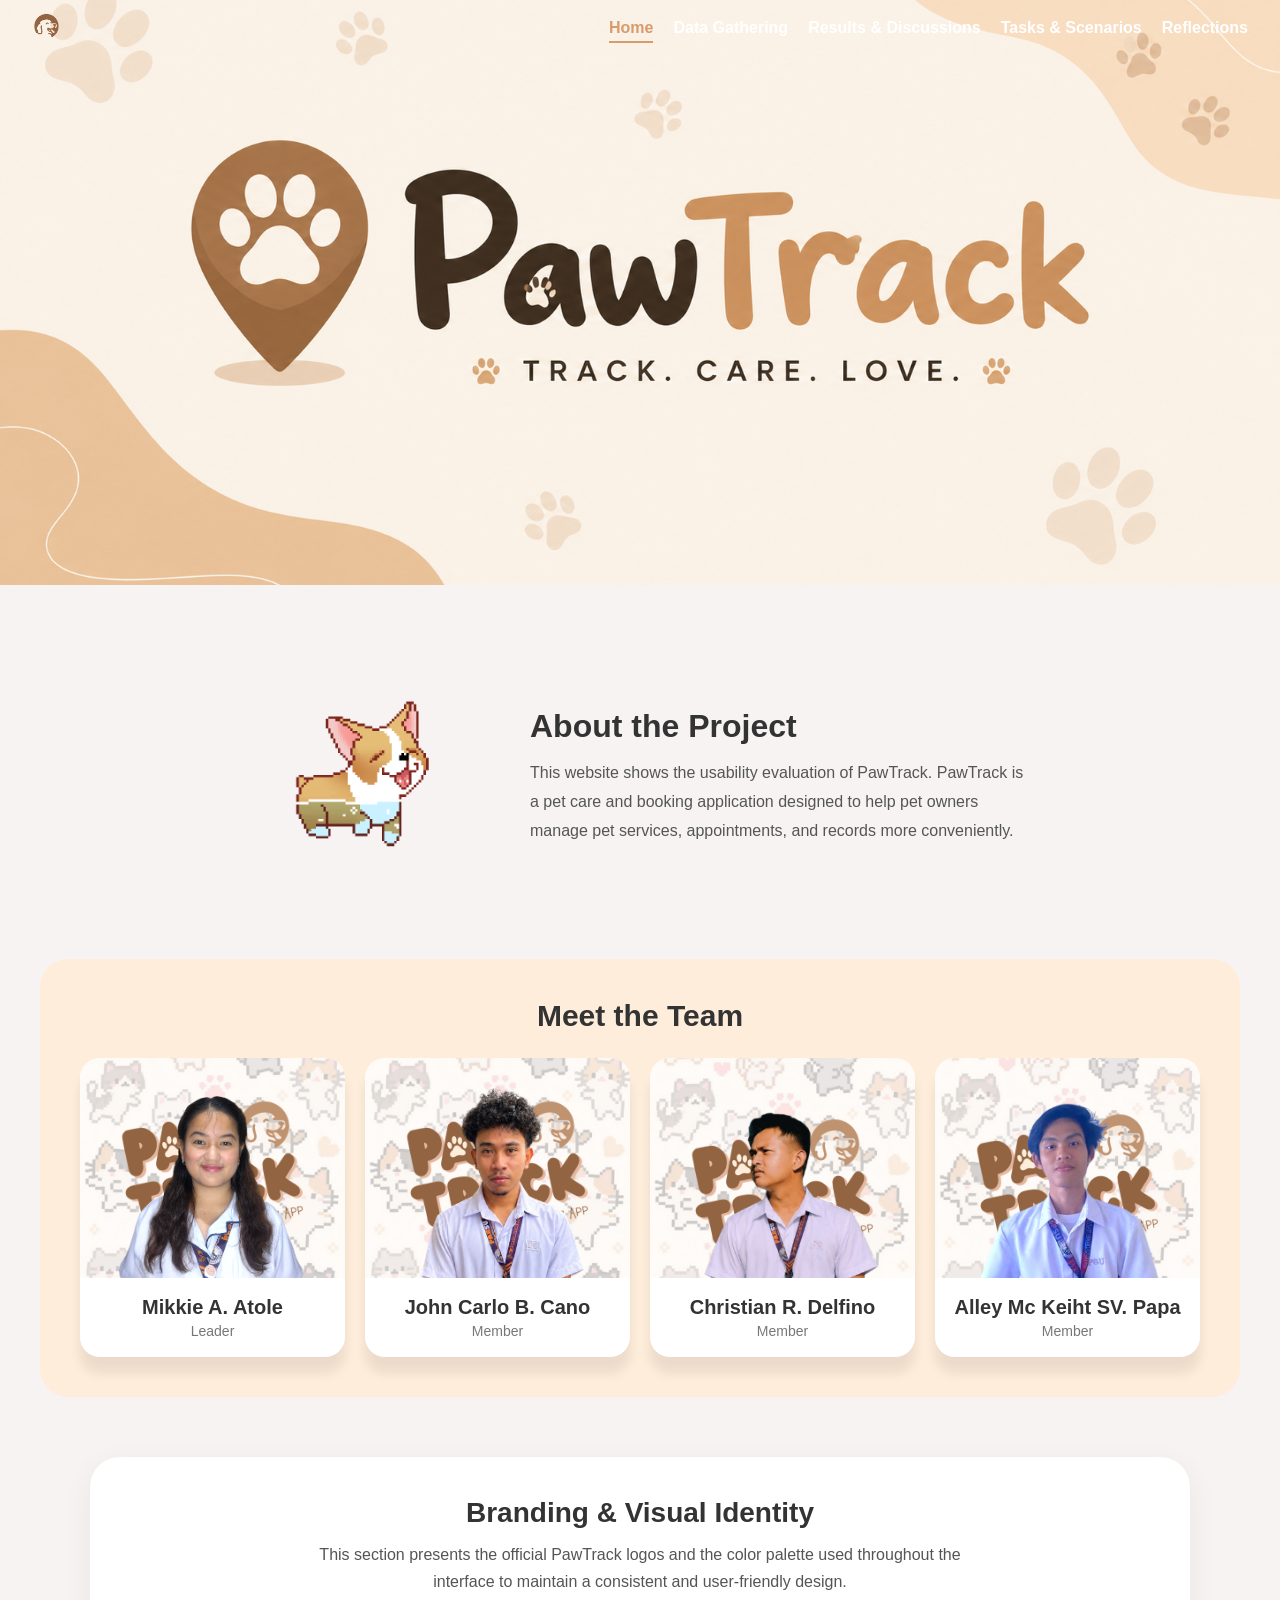
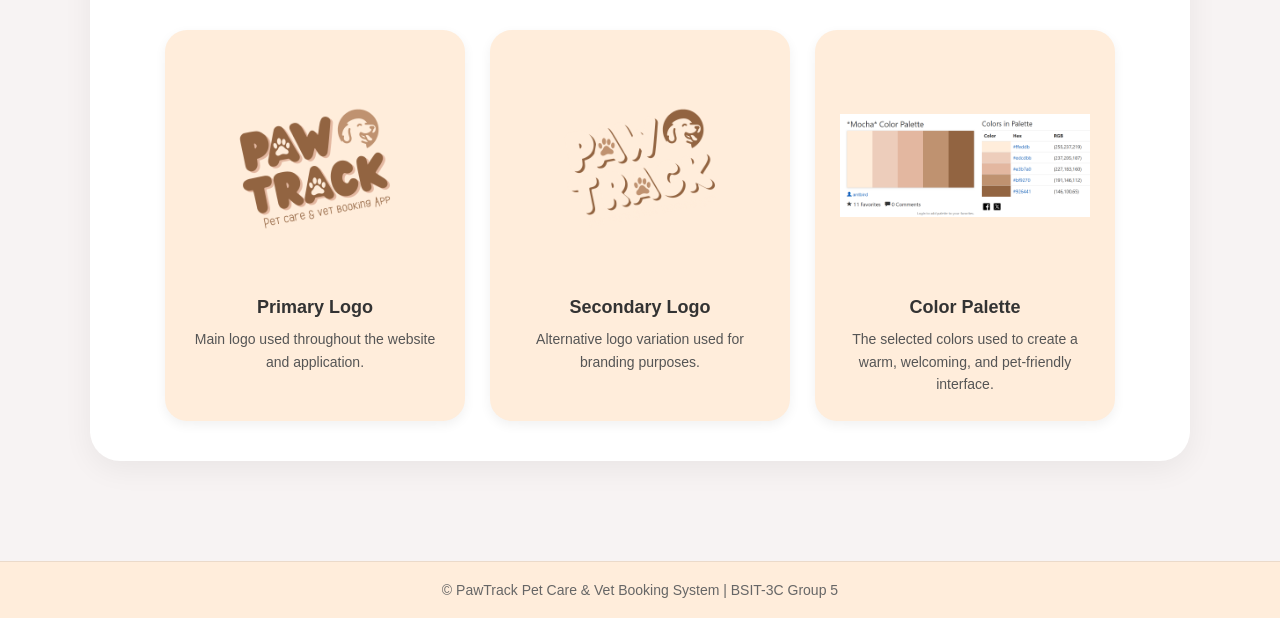
<file: index.html>
<!DOCTYPE html>
<html lang="en">
<head>
  <meta charset="UTF-8">
  <meta http-equiv="refresh" content="0; url=home.html">
  <title>PawTrack</title>
</head>
<body>
  <p>Redirecting to <a href="home.html">PawTrack</a>...</p>
</body>
</html>
</file>
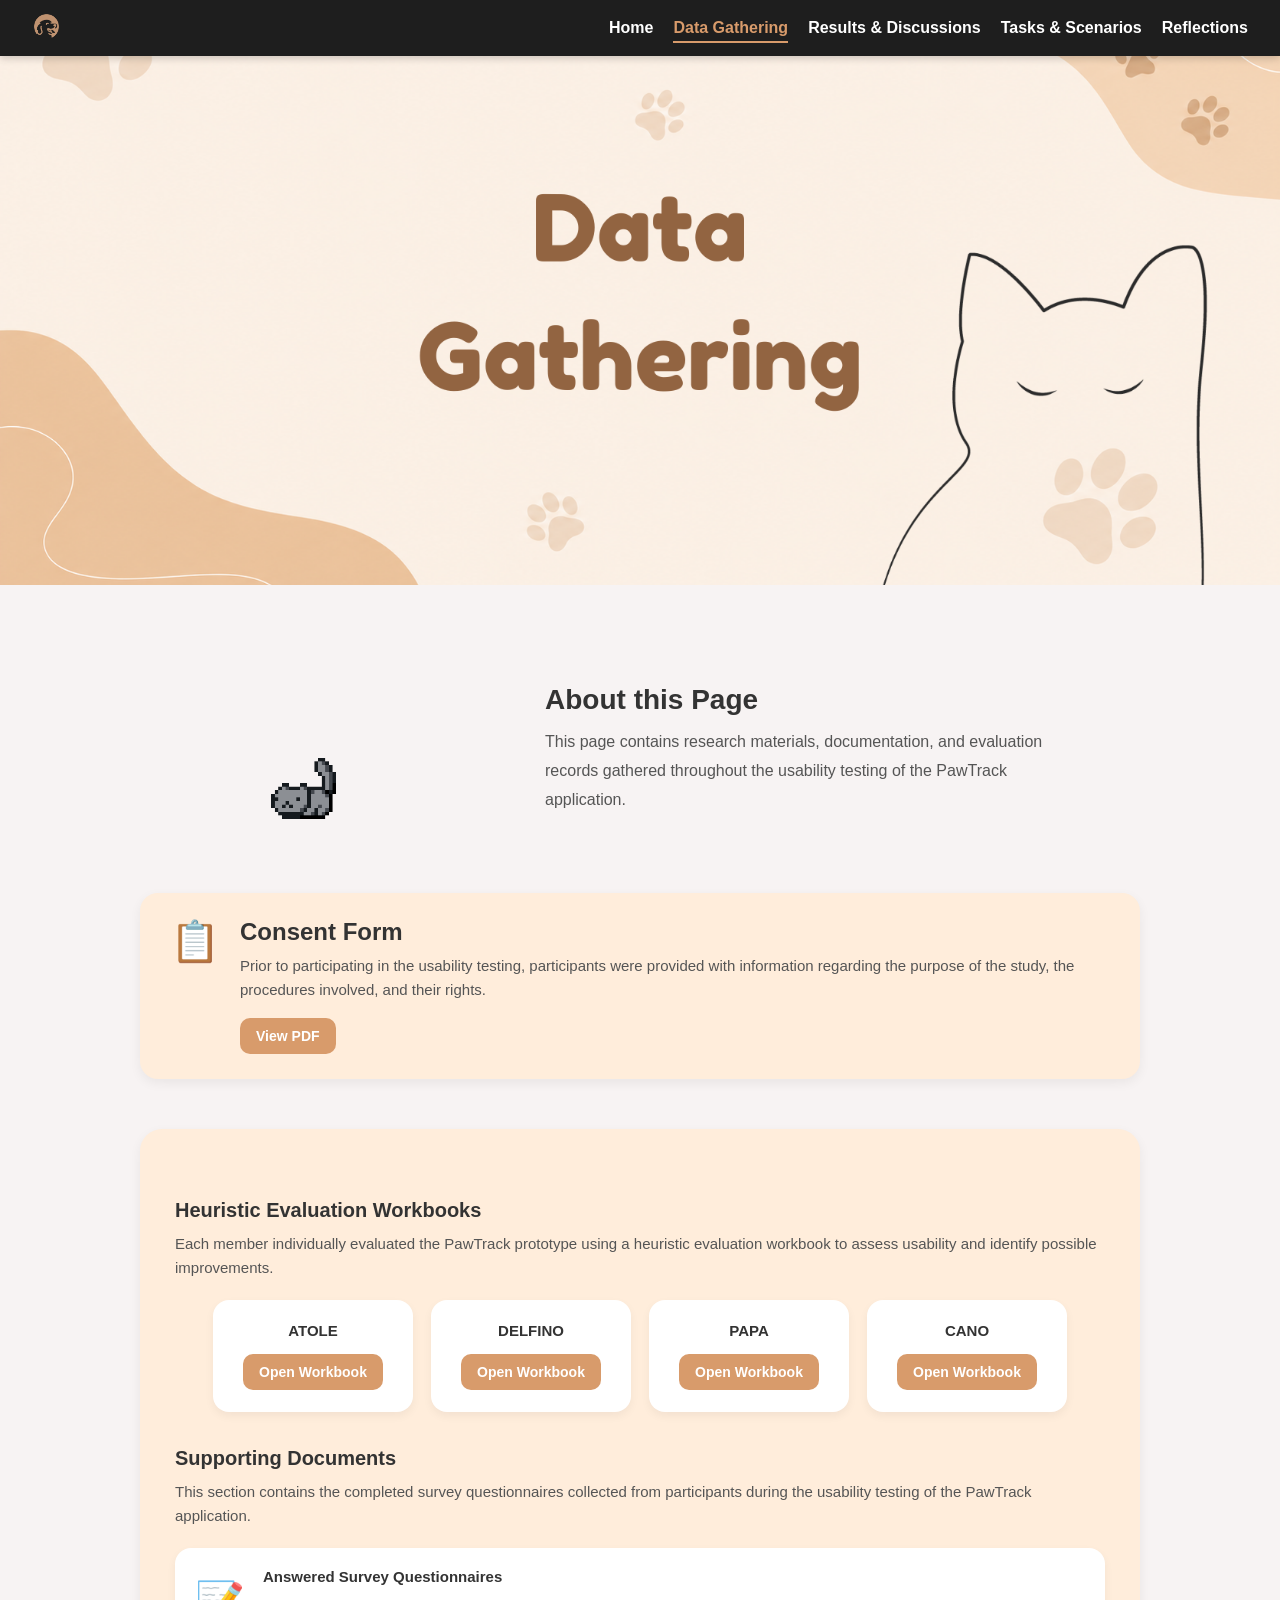
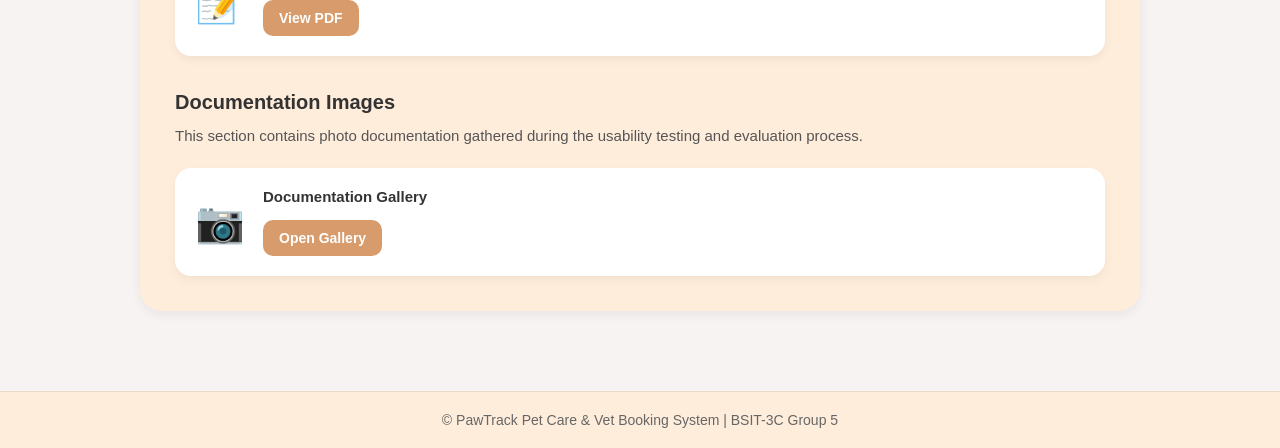
<file: data.html>
<!DOCTYPE html>
<html lang="en">
<head>
  <meta charset="UTF-8">
  <meta name="viewport" content="width=device-width, initial-scale=1.0">
  <title>PawTrack</title>
  <link rel="stylesheet" href="css/nav_foot.css">
  <style>
    * { margin: 0; padding: 0; box-sizing: border-box; }

    .hero {
      height: 65vh;
      display: flex;
      align-items: center;
      justify-content: flex-end;
      padding: 60px;
      background:url('pictures/data.png');
    

      background-size:cover;
      background-position:center;

      display:flex;
      justify-content:center;
      align-items:center;
      text-align:center;

      color:black;
      padding:40px;
    }

    .section-title{
      text-align:center;
      font-size:32px;
      margin-bottom:35px;
      margin-top:30px;
    }

    .page-about{
      max-width:1000px;
      width:90%;

      margin:70px auto 50px;

      display:flex;
      align-items:center;
      justify-content:center;
      gap:50px;

      padding:20px 0;
    }

    .page-about-image img{
      width:260px;
      max-width:100%;
    }

    .page-about-text{
      max-width:500px;
    }

    .page-about-text h2{
      font-size:28px;
      margin-bottom:12px;
    }

    .page-about-text p{
      font-size:16px;
      line-height:1.8;
      color:#555;
    }
    /* PDF SECTION */

    .pdf-wrapper{
      max-width:1000px;
      width:90%;
      margin:0 auto 50px;
    }

    .simple-pdf-card{
      background:#FFEDDB;
      border-radius:18px;
      padding:25px 30px;

      display:flex;
      align-items:flex-start;
      gap:20px;

      box-shadow:0 4px 12px rgba(0,0,0,0.06);
    }

    .pdf-icon{
      font-size:48px;
      flex-shrink:0;
    }

    .pdf-content h3{
      font-size:24px;
      margin-bottom:8px;
      color:#333;
    }

    .pdf-content p{
      font-size:15px;
      line-height:1.6;
      color:#555;
      margin-bottom:16px;
    }

    /* RESEARCH CONTAINER */

    .research-container{
      width:90%;
      max-width:1000px;
      margin:50px auto;

      background:#FFEDDB;
      border-radius:22px;
      padding:35px;

      box-shadow:0 4px 12px rgba(0,0,0,0.06);
    }

    .research-header{
      text-align:center;
      margin-bottom:35px;
    }

    .research-header h3{
      font-size:26px;
      margin-bottom:10px;
    }

    .research-header p{
      font-size:15px;
      color:#555;
      line-height:1.7;
      max-width:750px;
      margin:auto;
    }

    /* SECTION INSIDE CONTAINER */

    .research-section{
      margin-top:35px;
    }

    .research-section h4{
      font-size:20px;
      margin-bottom:10px;
      color:#333;
    }

    .research-desc{
      font-size:15px;
      color:#555;
      line-height:1.6;
      margin-bottom:20px;
    }

    /* SURVEY CARD */

    .survey-card{
      background:white;
      border-radius:16px;
      padding:20px;

      display:flex;
      align-items:center;
      gap:18px;

      box-shadow:0 4px 10px rgba(0,0,0,0.05);
    }

    .pdf-icon{
      font-size:40px;
    }

    /* WORKBOOK ROW */

    .workbook-row{
      display:flex;
      justify-content:center;
      gap:18px;
      flex-wrap:wrap;
    }

    .workbook-card{
      background:white;
      border-radius:16px;
      padding:22px 18px;
      width:200px;

      text-align:center;
      box-shadow:0 4px 10px rgba(0,0,0,0.05);

      transition:0.3s ease;
    }

    .workbook-card:hover{
      transform:translateY(-4px);
    }

    .pdf-name{
      font-size:15px;
      font-weight:bold;
      margin-bottom:15px;
    }

    .pdf-button{
      display:inline-block;
      background:#D89B6B;
      color:white;
      text-decoration:none;

      padding:10px 16px;
      border-radius:10px;

      font-size:14px;
      font-weight:bold;
    }

    .pdf-button:hover{
      background:#bf8457;
    }

    @media (max-width: 768px) {
      .hero {
        justify-content: center;
        text-align: center;
      }
   
    }
  </style>
</head>
<body>

  <!-- Navbar -->
  <div class="navbar" id="navbar">
    <div class="logo">
      <img id="logo" src="pictures/LOGO 3.png" alt="Logo">
    </div>
    <ul>
      <li><a href="home.html">Home</a></li>
      <li><a href="data.html"  class="active">Data Gathering</a></li>
      <li><a href="results.html">Results & Discussions</a></li>
      <li><a href="tasks.html">Tasks & Scenarios</a></li>
      <li><a href="reflections.html">Reflections</a></li>
    </ul>
  </div>

  <section class="hero"></section>

  <section class="page-about">

    <div class="page-about-image">
      <img src="pictures/jp.gif" alt="Page Image">
    </div>

    <div class="page-about-text">
      <h2>About this Page</h2>

      <p>
        This page contains research materials,
        documentation, and evaluation records
        gathered throughout the usability testing
        of the PawTrack application.
      </p>
    </div>

  </section>
  
  <!-- PDF SECTION -->

  <section class="pdf-wrapper">

    <div class="simple-pdf-card">

      <div class="pdf-icon">
        📋
      </div>

      <div class="pdf-content">

        <h3>Consent Form</h3>

        <p>
          Prior to participating in the usability testing, participants were provided with information regarding the purpose of the study, the procedures involved, and their rights.
        </p>

        <a href="pdf/ConsentForm.pdf"
          target="_blank"
          class="pdf-button">
          View PDF
        </a>

      </div>

    </div>

  </section>

  <section class="research-container">

    <!-- HEURISTIC EVALUATION -->

    <div class="research-section">

      <h4>Heuristic Evaluation Workbooks</h4>

      <p class="research-desc">
        Each member individually evaluated the PawTrack prototype using a heuristic evaluation workbook to assess usability and identify possible improvements.
      </p>

      <div class="workbook-row">

        <div class="workbook-card">
          <p class="pdf-name">ATOLE</p>

          <a href="pdf/ATOLE_Heuristic_Evaluation_Workbook.pdf"
            target="_blank"
            class="pdf-button">
            Open Workbook
          </a>
        </div>

        <div class="workbook-card">
          <p class="pdf-name">DELFINO</p>

          <a href="pdf/DELFINO_Heuristic_Evaluation_Workbook.pdf"
            target="_blank"
            class="pdf-button">
            Open Workbook
          </a>
        </div>

        <div class="workbook-card">
          <p class="pdf-name">PAPA</p>

          <a href="pdf/PAPA_Heuristic_Evaluation_Workbook.pdf"
            target="_blank"
            class="pdf-button">
            Open Workbook
          </a>
        </div>

        <div class="workbook-card">
          <p class="pdf-name">CANO</p>

          <a href="pdf/CanoJC_Heuristic_Evaluation_Workbook (1).pdf"
            target="_blank"
            class="pdf-button">
            Open Workbook
          </a>
        </div>

      </div>

    </div>

    <!-- SURVEY QUESTIONNAIRES -->

    <div class="research-section">

      <h4>Supporting Documents</h4>

      <p class="research-desc">
        This section contains the completed survey questionnaires collected from participants during the usability testing of the PawTrack application.
      </p>

      <div class="survey-card">

        <div class="pdf-icon">📝</div>

        <div>
          <p class="pdf-name">
            Answered Survey Questionnaires
          </p>

          <a href="pdf/Answered Survey Questionnaire.pdf"
            target="_blank"
            class="pdf-button">
            View PDF
          </a>
        </div>

      </div>

    </div>

      <!-- DOCUMENTATION SECTION -->

    <div class="research-section">

      <h4>Documentation Images</h4>

      <p class="research-desc">
        This section contains photo documentation gathered during the usability testing and evaluation process.
      </p>

      <div class="survey-card">

        <div class="pdf-icon">📷</div>

        <div>
          <p class="pdf-name">
            Documentation Gallery
          </p>

          <a href="documentation.html"
            class="pdf-button">
            Open Gallery
          </a>
        </div>

      </div>

    </div>

  </section>

  <script>
    const navbar = document.getElementById('navbar');

    window.addEventListener('scroll', () => {
      const logo = document.getElementById('logo');

      if (window.scrollY > 50) {
        navbar.classList.add('scrolled');
        logo.src = "pictures/LOGO 3.png";
      } else {
        navbar.classList.remove('scrolled');
        logo.src = "pictures/LOGO 4.png";
      }
    });
  </script>

</body>
<footer class="footer">

  <p>
    &copy; PawTrack Pet Care & Vet Booking System | BSIT-3C Group 5
  </p>

</footer>
</html>
</file>
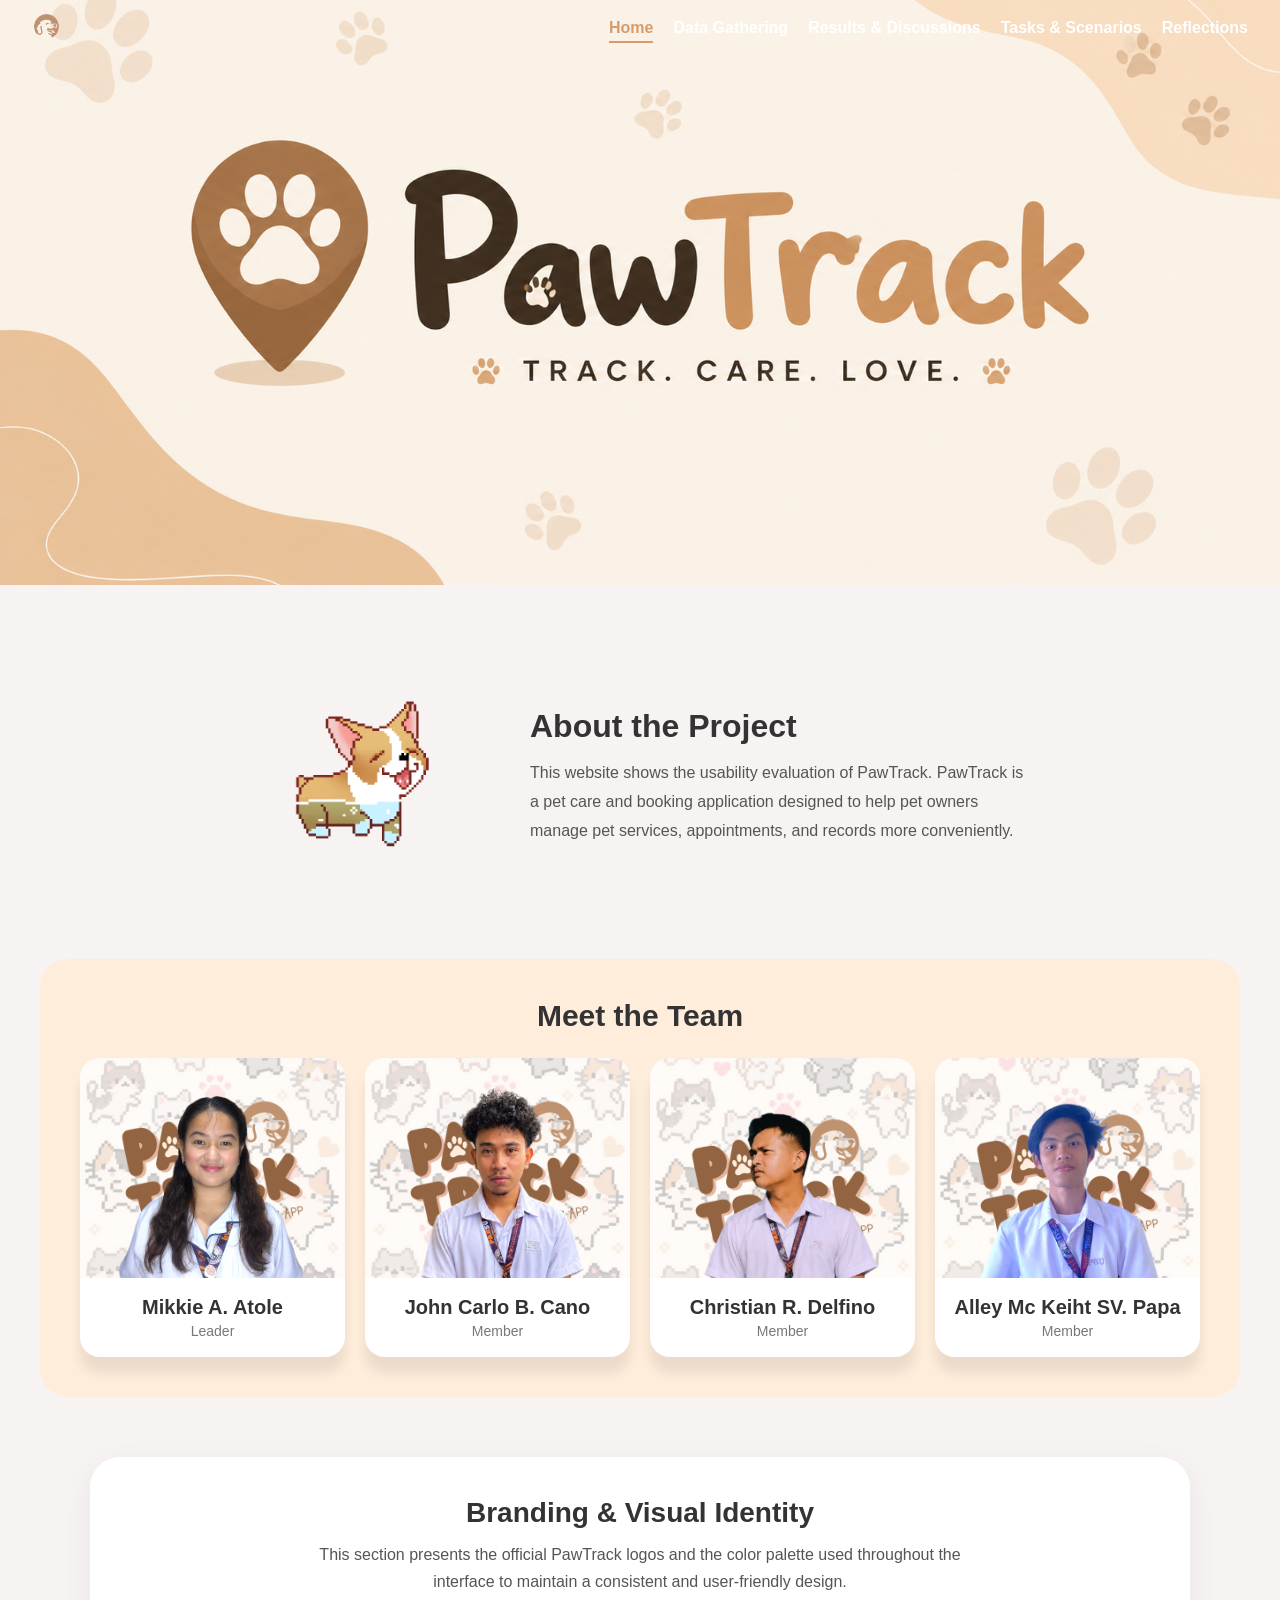
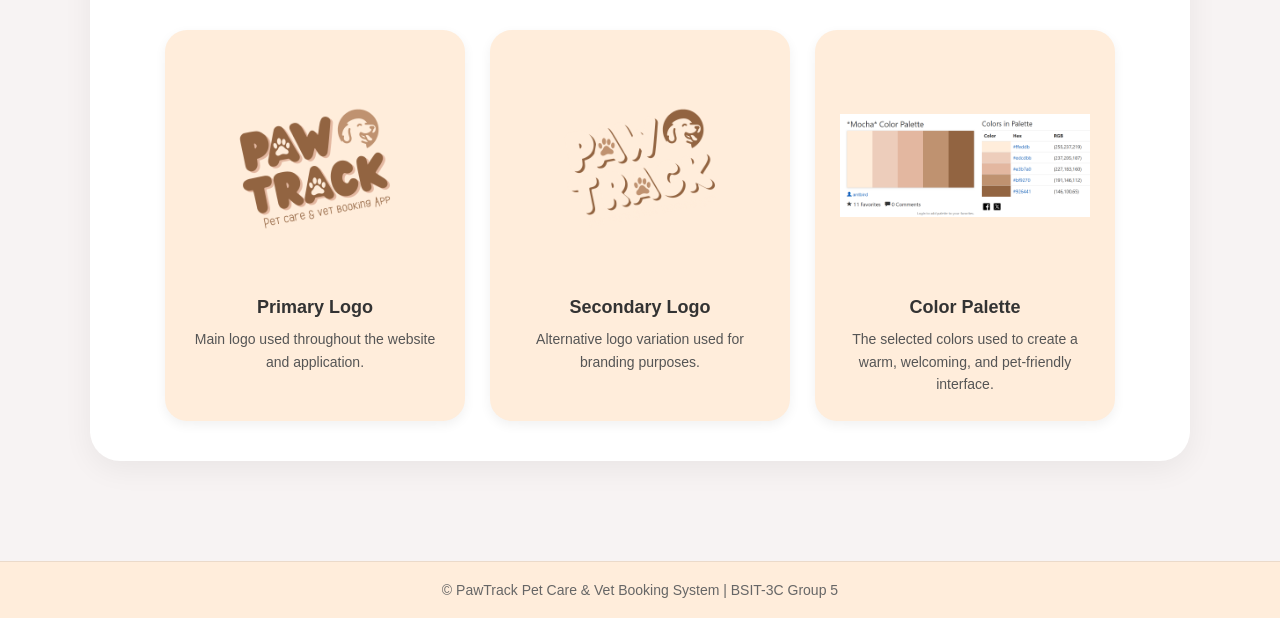
<file: home.html>
<!DOCTYPE html>
<html lang="en">
<head>
  <meta charset="UTF-8">
  <meta name="viewport" content="width=device-width, initial-scale=1.0">
  <title>PawTrack</title>
  <link rel="stylesheet" href="css/nav_foot.css">
  <style>
    * { margin: 0; padding: 0; box-sizing: border-box; }

    /* Hero Section */
    .hero {
      height: 65vh;
      background: url('pictures/PawTrackBanner.png') center/cover no-repeat;
      display: flex;
      align-items: center;
      justify-content: flex-end;
      padding: 60px;
      color: black;
    }

    /* ABOUT PROJECT */

    .about-project{
      max-width: 1100px;
      margin: 80px auto 70px;
      padding: 0 20px;
    }

    .about-content{
      display: flex;
      align-items: center;
      justify-content: center;
      gap: 60px;
    }

    .about-image img{
      width: 220px;
      max-width: 100%;
    }

    .about-text{
      max-width: 500px;
    }

    .about-text h2{
      font-size: 32px;
      margin-bottom: 14px;
    }

    .about-text p{
      font-size: 16px;
      color: #555;
      line-height: 1.8;
    }
    /* TEAM SECTION */
    .team-wrapper {
      max-width: 1200px;
      margin: 40px auto;
      padding: 40px;
      background: #FFEDDB;
      border-radius: 28px;
    }

    .team-title {
      text-align: center;
      font-size: 30px;
      margin-bottom: 25px;
    }

    .grid {
      display: grid;
      grid-template-columns: repeat(4, 1fr);
      gap: 20px;
    }

    .card {
      background: white;
      border-radius: 20px;
      overflow: hidden;
      text-align: center;
      box-shadow: 0 16px 12px rgba(0,0,0,0.08);
      transition: transform 0.3s ease;
    }

    .card:hover {
      transform: translateY(-5px);
    }

    .card img {
      width: 100%;
      height: 220px;
      object-fit: cover;
    }

    .card h2 {
      font-size: 20px;
      margin: 14px 0 4px;
    }

    .card p {
      font-size: 14px;
      color: #777;
      margin-bottom: 18px;
    }

    /* DESIGN SECTION */

    .design-wrapper{
      width:90%;
      max-width:1100px;

      margin:60px auto 100px;
      padding:40px;

      background:white;
      border-radius:30px;

      box-shadow:0 8px 30px rgba(0,0,0,0.06);
    }

    .design-header{
      text-align:center;
      margin-bottom:35px;
    }

    .design-header h2{
      font-size:28px;
      margin-bottom:12px;
    }

    .design-header p{
      font-size:16px;
      color:#555;
      line-height:1.7;
      max-width:700px;
      margin:auto;
    }

    .design-grid{
      display:flex;
      justify-content:center;
      gap:25px;
      flex-wrap:wrap;
    }

    .design-card{
      background:#FFEDDB;
      border-radius:22px;

      padding:25px;
      width:300px;

      text-align:center;

      box-shadow:0 4px 12px rgba(0,0,0,0.06);

      transition:0.3s ease;
    }

    .design-card:hover{
      transform:translateY(-5px);
    }

    .design-card img{
      width:100%;
      height:220px;

      object-fit:contain;
      margin-bottom:18px;
    }

    .design-card h3{
      font-size:18px;
      margin-bottom:10px;
    }

    .design-card p{
      font-size:14px;
      line-height:1.6;
      color:#555;
    }
    
    @media (max-width: 768px) {
      .hero {
        justify-content: center;
        text-align: center;
      }

      .grid {
        grid-template-columns: 1fr; /* stack on small screens */
      }
    }
  </style>
</head>
<body>

  <!-- Navbar -->
  <div class="navbar" id="navbar">
    <div class="logo">
      <img id="logo" src="pictures/LOGO 3.png" alt="Logo">
    </div>
    <ul>
      <li><a href="home.html" class="active">Home</a></li>
      <li><a href="data.html">Data Gathering</a></li>
      <li><a href="results.html">Results & Discussions</a></li>
      <li><a href="tasks.html">Tasks & Scenarios</a></li>
      <li><a href="reflections.html">Reflections</a></li>
    </ul>
  </div>

  <!-- Hero Section -->
  <section class="hero" id="home"></section>

  <!-- ABOUT PROJECT -->
  <section class="about-project">

    <div class="about-content">

      <div class="about-image">
        <img src="pictures/pixel mimimi.gif" alt="PawTrack App">
      </div>

      <div class="about-text">
        <h2>About the Project</h2>

        <p>
          This website shows the usability evaluation of PawTrack. PawTrack is a pet care and booking application designed to help pet owners
          manage pet services, appointments, and records more conveniently.
        </p>
      </div>

    </div>

  </section>

  <!-- Team Section -->
  <section class="team-wrapper">

    <h2 class="team-title">Meet the Team</h2>

    <div class="grid">

      <div class="card">
        <img src="pictures/mikkie+.png" alt="">
        <h2>Mikkie A. Atole</h2>
        <p>Leader</p>
      </div>

      <div class="card">
        <img src="pictures/carlo+.png" alt="">
        <h2>John Carlo B. Cano</h2>
        <p>Member</p>
      </div>

      <div class="card">
        <img src="pictures/christian.png"
            style="object-position:center 10%;"
            alt="">
        <h2>Christian R. Delfino</h2>
        <p>Member</p>
      </div>

      <div class="card">
        <img src="pictures/keiht+.png"
            style="object-position:center 20%;"
            alt="">
        <h2>Alley Mc Keiht SV. Papa</h2>
        <p>Member</p>
      </div>

    </div>
  </section>

  <section class="design-wrapper">

    <div class="design-header">
      <h2>Branding & Visual Identity</h2>

      <p>
        This section presents the official PawTrack logos
        and the color palette used throughout the interface
        to maintain a consistent and user-friendly design.
      </p>
    </div>

    <div class="design-grid">

      <!-- LOGO 1 -->
      <div class="design-card">
        <img src="pictures/LOGO 1.png" alt="PawTrack Logo 1">

        <h3>Primary Logo</h3>

        <p>Main logo used throughout the website and application.</p>
      </div>

      <!-- LOGO 2 -->
      <div class="design-card">
        <img src="pictures/LOGO 2.png" alt="PawTrack Logo 2">

        <h3>Secondary Logo</h3>

        <p>Alternative logo variation used for branding purposes.</p>
      </div>

      <!-- COLOR PALETTE -->
      <div class="design-card">
        <img src="pictures/MOCHA COLOR PALETTE CODE.png" alt="Color Palette">

        <h3>Color Palette</h3>

        <p>
          The selected colors used to create a warm,
          welcoming, and pet-friendly interface.
        </p>
      </div>

    </div>

  </section>

  <script>
    const navbar = document.getElementById('navbar');

    // Start transparent over hero image
    navbar.classList.add('hero-top');

    window.addEventListener('scroll', () => {
      const logo = document.getElementById('logo');

      if (window.scrollY > 50) {
        navbar.classList.remove('hero-top');
        navbar.classList.add('scrolled');
        logo.src = "pictures/LOGO 3.png";
      } else {
        navbar.classList.add('hero-top');
        navbar.classList.remove('scrolled');
        logo.src = "pictures/LOGO 4.png";
      }
    });
  </script>

</body>
<footer class="footer">

  <p>
    &copy; PawTrack Pet Care & Vet Booking System | BSIT-3C Group 5
  </p>

</footer>
</html>
</file>
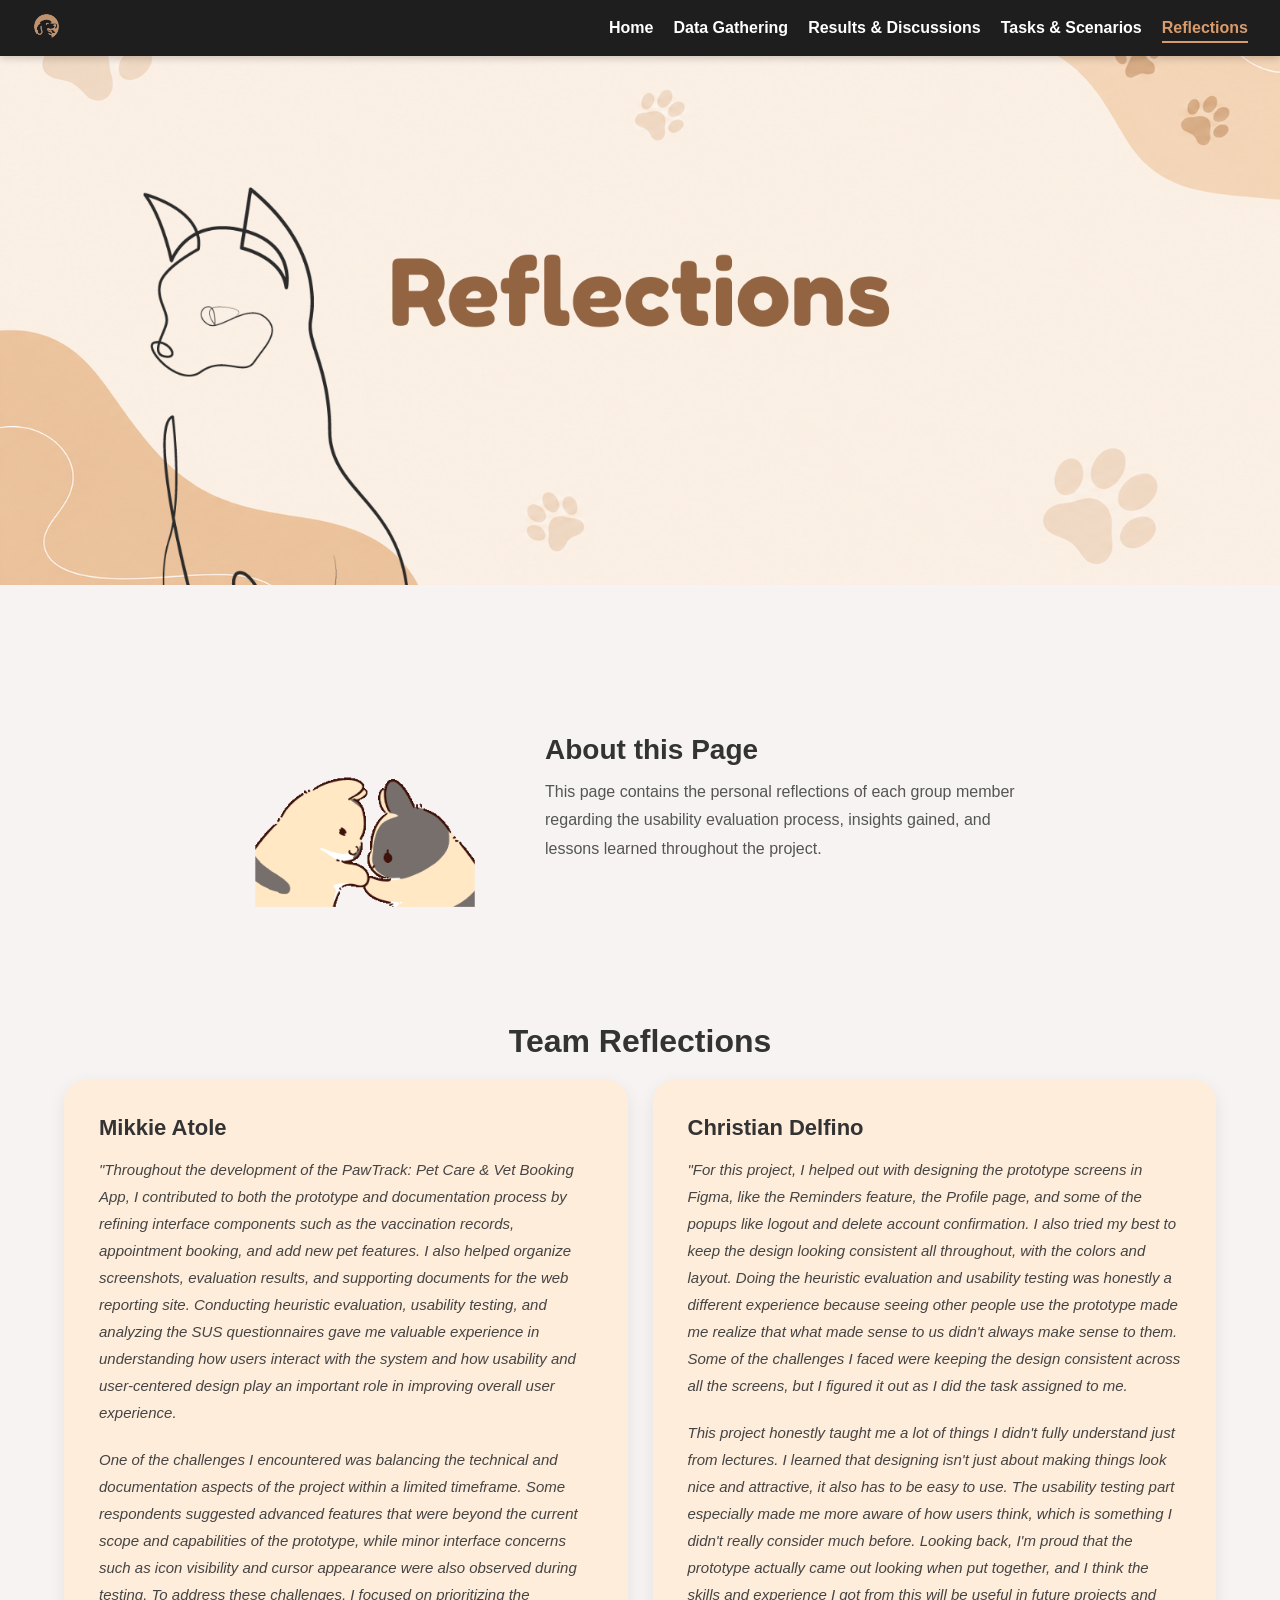
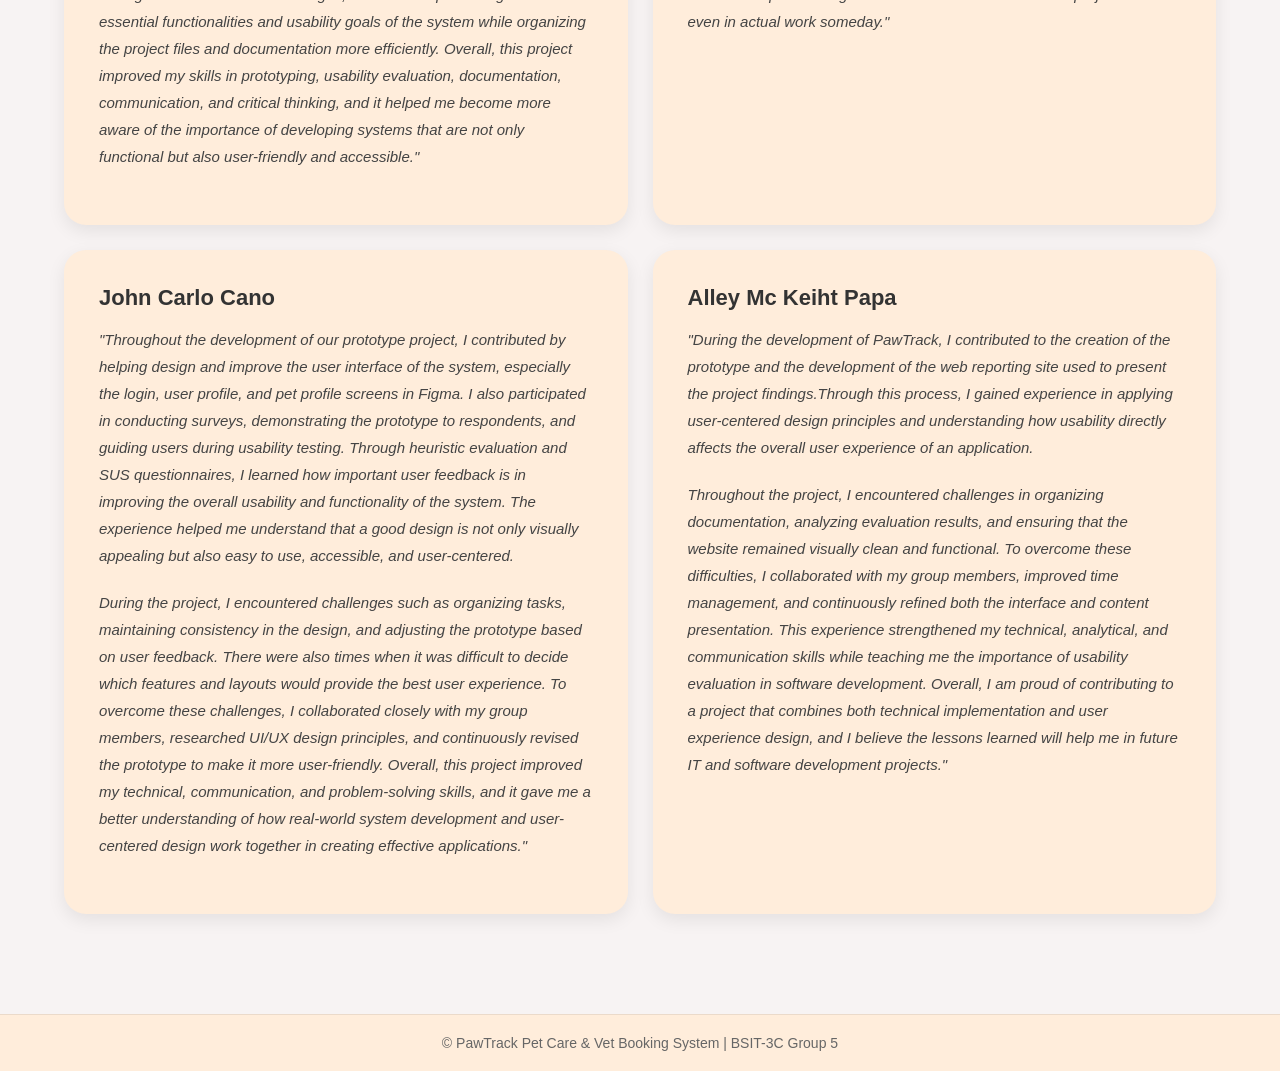
<file: reflections.html>
<!DOCTYPE html>
<html lang="en">
<head>
  <meta charset="UTF-8">
  <meta name="viewport" content="width=device-width, initial-scale=1.0">
  <title>PawTrack</title>
  <link rel="stylesheet" href="css/nav_foot.css">
  <style>
    * { margin: 0; padding: 0; box-sizing: border-box; }

    .hero {
      height: 65vh;
      display: flex;
      align-items: center;
      justify-content: flex-end;
      padding: 60px;
      background:url('pictures/reflections.png');
    

      background-size:cover;
      background-position:center;

      display:flex;
      justify-content:center;
      align-items:center;
      text-align:center;

      color:black;
      padding:40px;
    }

    .hero-content h1{
      font-size:56px;
      margin-bottom:15px;
      font-weight:bold;
    }

    .hero-content p{
      font-size:18px;
      opacity:0.9;
    }

    .page-about{
      max-width:1000px;
      width:90%;

      margin:70px auto 50px;

      display:flex;
      align-items:center;
      justify-content:center;
      gap:50px;

      padding:20px 0;
    }

    .page-about-image img{
      width:260px;
      max-width:100%;
    }

    .page-about-text{
      max-width:500px;
    }

    .page-about-text h2{
      font-size:28px;
      margin-bottom:12px;
    }

    .page-about-text p{
      font-size:16px;
      line-height:1.8;
      color:#555;
    }

    /* REFLECTION PAGE */

    .reflection-section{
      width:90%;
      max-width:1200px;
      margin:80px auto 100px;
      text-align:center;
    }

    .section-title{
      font-size:32px;
      margin-bottom:20px;
    }

    .reflection-grid{
      display:grid;
      grid-template-columns:repeat(2, 1fr);
      gap:25px;
    }

    .reflection-card{
      background:#FFEDDB;
      padding:35px;
      border-radius:22px;

      box-shadow:0 6px 18px rgba(0,0,0,0.08);

      text-align:left;

      transition:0.3s ease;
    }

    .reflection-text{
      margin-bottom:20px;
      line-height:1.8;
    }

    .reflection-card:hover{
      transform:translateY(-4px);
    }

    .reflection-card h3{
      font-size:22px;
      margin-bottom:15px;
    }

    .reflection-card p{
      font-size:15px;
      line-height:1.8;
      color:#444;
    }

    @media (max-width: 768px) {
      .hero {
        justify-content: center;
        text-align: center;
      }

      .hero-text {
        text-align: center;
      }

      .grid {
        grid-template-columns: 1fr; /* stack on small screens */
      }
    }
  </style>
</head>
<body>

  <!-- Navbar -->
  <div class="navbar" id="navbar">
    <div class="logo">
      <img id="logo" src="pictures/LOGO 3.png" alt="Logo">
    </div>
    <ul>
      <li><a href="home.html">Home</a></li>
      <li><a href="data.html">Data Gathering</a></li>
      <li><a href="results.html">Results & Discussions</a></li>
      <li><a href="tasks.html">Tasks & Scenarios</a></li>
      <li><a href="reflections.html"  class="active">Reflections</a></li>
    </ul>
  </div>

  <section class="hero"></section>

  <section class="page-about">

    <div class="page-about-image">
      <img src="pictures/bn.gif" alt="Page Image">
    </div>

    <div class="page-about-text">
      <h2>About this Page</h2>

      <p>
        This page contains the personal reflections of each group member regarding 
        the usability evaluation process, insights gained, and lessons learned 
        throughout the project.
      </p>
    </div>

  </section>

  <!-- REFLECTION SECTION -->

  <section class="reflection-section">

    <h2 class="section-title">
      Team Reflections
    </h2>

    <div class="reflection-grid">

      <!-- MEMBER 1 -->
      <div class="reflection-card">

        <h3>
          <strong>Mikkie Atole</strong>
        </h3>

        <p class="reflection-text">
          <em>
            "Throughout the development of the PawTrack: Pet Care & Vet Booking 
            App, I contributed to both the prototype and documentation process by 
            refining interface components such as the vaccination records, 
            appointment booking, and add new pet features. I also helped organize 
            screenshots, evaluation results, and supporting documents for the web 
            reporting site. Conducting heuristic evaluation, usability testing, and 
            analyzing the SUS questionnaires gave me valuable experience in 
            understanding how users interact with the system and how usability and 
            user-centered design play an important role in improving overall user 
            experience. 
          </em>
        </p>

        <p class="reflection-text">
          <em>
            One of the challenges I encountered was balancing the technical and 
            documentation aspects of the project within a limited timeframe. Some 
            respondents suggested advanced features that were beyond the current 
            scope and capabilities of the prototype, while minor interface concerns 
            such as icon visibility and cursor appearance were also observed during 
            testing. To address these challenges, I focused on prioritizing the essential 
            functionalities and usability goals of the system while organizing the 
            project files and documentation more efficiently. Overall, this project 
            improved my skills in prototyping, usability evaluation, documentation, 
            communication, and critical thinking, and it helped me become more 
            aware of the importance of developing systems that are not only 
            functional but also user-friendly and accessible."
          </em>
        </p>

      </div>

      <!-- MEMBER 2 -->
      <div class="reflection-card">

        <h3>
          <strong>Christian Delfino</strong>
        </h3>

        <p class="reflection-text">
          <em>
            "For this project, I helped out with designing the prototype screens in 
            Figma, like the Reminders feature, the Profile page, and some of the 
            popups like logout and delete account confirmation. I also tried my best 
            to keep the design looking consistent all throughout, with the colors and 
            layout. Doing the heuristic evaluation and usability testing was honestly 
            a different experience because seeing other people use the prototype made 
            me realize that what made sense to us didn't always make sense to them.
            Some of the challenges I faced were keeping the design consistent across 
            all the screens, but I  figured it out as I did the task assigned to me. 
          </em>
        </p>

        <p class="reflection-text">
          <em>
            This project honestly taught me a lot of things I didn't fully understand 
            just from lectures. I learned that designing isn't just about making 
            things look nice and attractive, it also has to be easy to use. The 
            usability testing part especially made me more aware of how users think, 
            which is something I didn't really consider much before. Looking back, 
            I'm proud that the prototype actually came out looking when put together, 
            and I think the skills and experience I got from this will be useful in 
            future projects and even in actual work someday."
          </em>
        </p>

      </div>

      <!-- MEMBER 3 -->
      <div class="reflection-card">

        <h3>
          <strong>John Carlo Cano</strong>
        </h3>

        <p class="reflection-text">
          <em>
            "Throughout the development of our prototype project, I contributed by 
            helping design and improve the user interface of the system, especially 
            the login, user profile, and pet profile screens in Figma. I also 
            participated in conducting surveys, demonstrating the prototype to 
            respondents, and guiding users during usability testing. Through 
            heuristic evaluation and SUS questionnaires, I learned how important user 
            feedback is in improving the overall usability and functionality of the 
            system. The experience helped me understand that a good design is not 
            only visually appealing but also easy to use, accessible, and 
            user-centered.
          </em>
        </p>

        <p class="reflection-text">
          <em>
            During the project, I encountered challenges such as organizing tasks, 
            maintaining consistency in the design, and adjusting the prototype based 
            on user feedback. There were also times when it was difficult to decide 
            which features and layouts would provide the best user experience. To 
            overcome these challenges, I collaborated closely with my group members, 
            researched UI/UX design principles, and continuously revised the 
            prototype to make it more user-friendly. Overall, this project improved 
            my technical, communication, and problem-solving skills, and it gave me a 
            better understanding of how real-world system development and 
            user-centered design work together in creating effective applications."
          </em>
        </p>

      </div>

      <!-- MEMBER 4 -->
      <div class="reflection-card">

        <h3>
          <strong>Alley Mc Keiht Papa</strong>
        </h3>

        <p class="reflection-text">
          <em>
            "During the development of PawTrack, I contributed to the creation 
            of the prototype and the development of the web reporting site used 
            to present the project findings.Through this process, I gained experience 
            in applying user-centered design principles and understanding how 
            usability directly affects the overall user experience of an application.
          </em>
        </p>

        <p class="reflection-text">
          <em>
            Throughout the project, I encountered challenges in organizing 
            documentation, analyzing evaluation results, and ensuring that the 
            website remained visually clean and functional. To overcome these 
            difficulties, I collaborated with my group members, improved time 
            management, and continuously refined both the interface and content 
            presentation. This experience strengthened my technical, analytical, and 
            communication skills while teaching me the importance of usability 
            evaluation in software development. Overall, I am proud of contributing 
            to a project that combines both technical implementation and user 
            experience design, and I believe the lessons learned will help me in 
            future IT and software development projects."
          </em>
        </p>

      </div>

    </div>

  </section>

<script>
    const navbar = document.getElementById('navbar');

    window.addEventListener('scroll', () => {
      const logo = document.getElementById('logo');

      if (window.scrollY > 50) {
        navbar.classList.add('scrolled');
        logo.src = "pictures/LOGO 3.png";
      } else {
        navbar.classList.remove('scrolled');
        logo.src = "pictures/LOGO 4.png";
      }
    });
  </script>

</body>
<footer class="footer">

  <p>
    &copy; PawTrack Pet Care & Vet Booking System | BSIT-3C Group 5
  </p>

</footer>
</html>
</file>
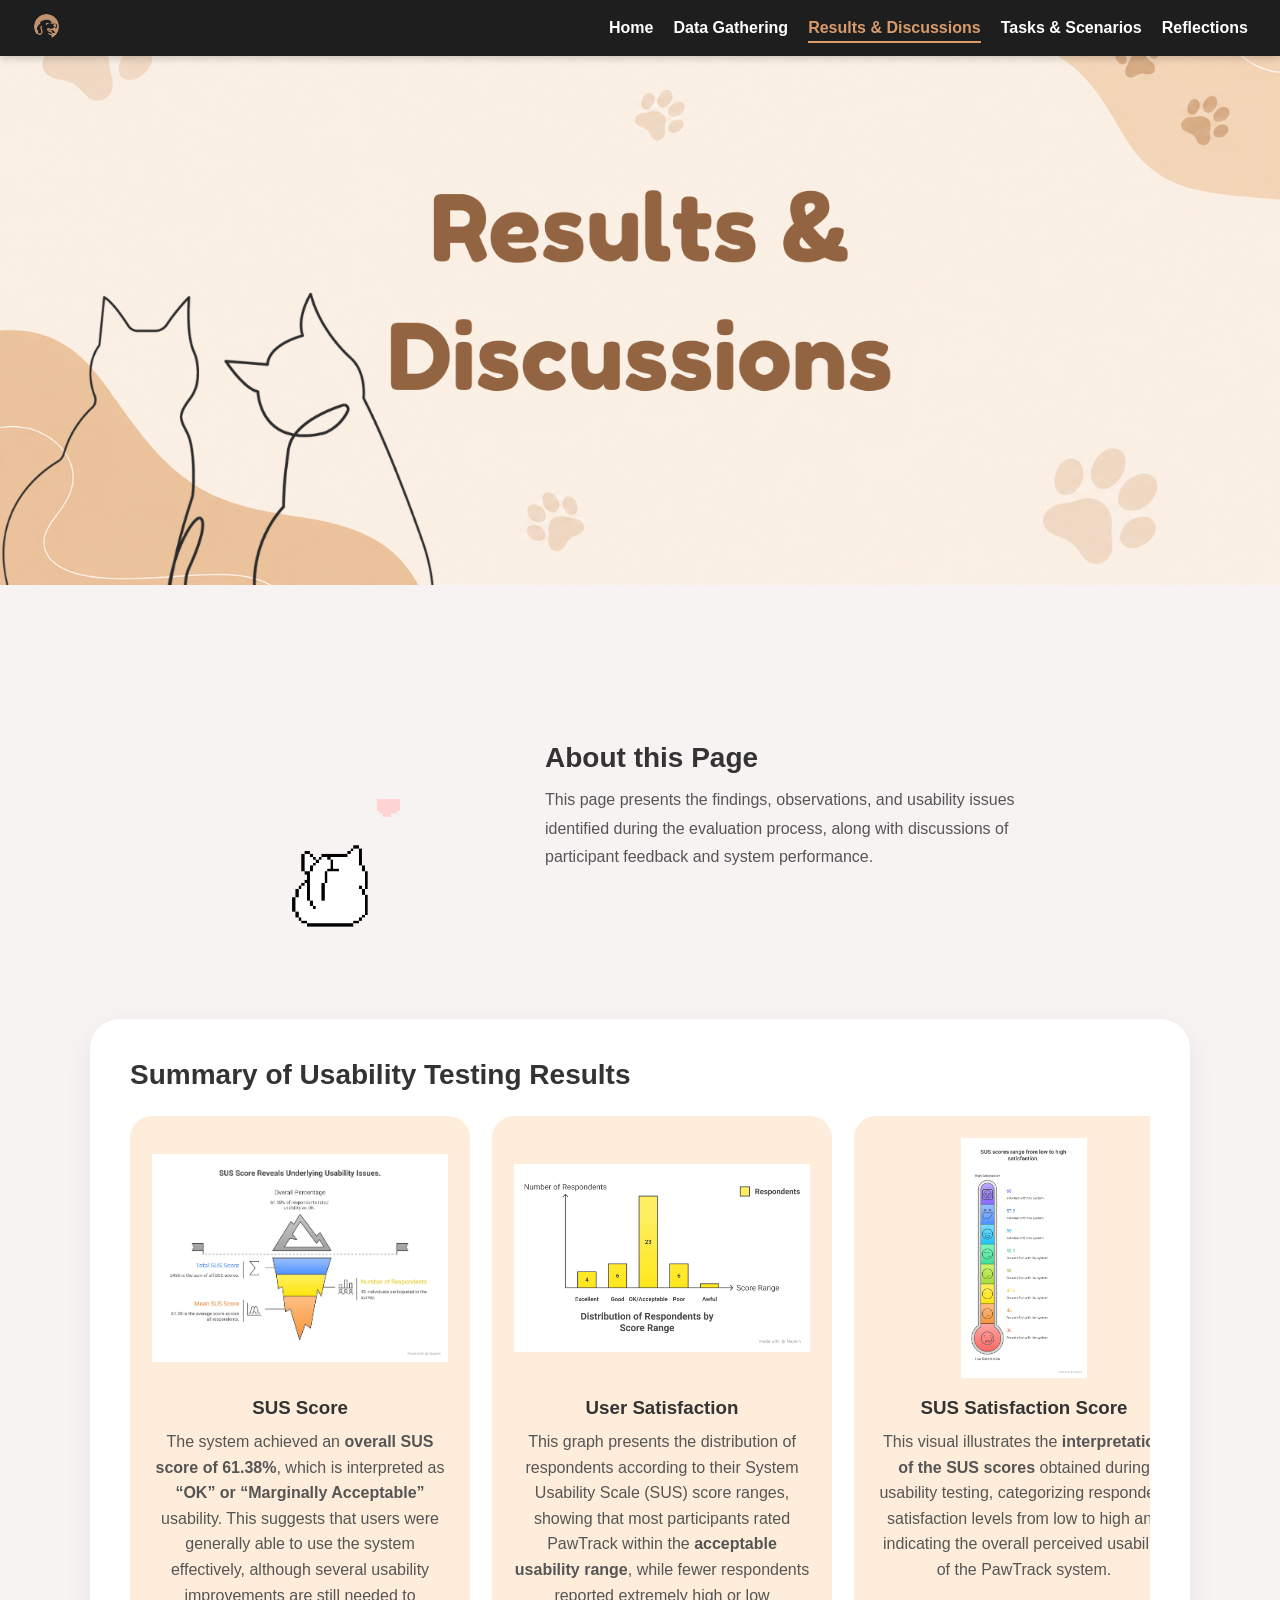
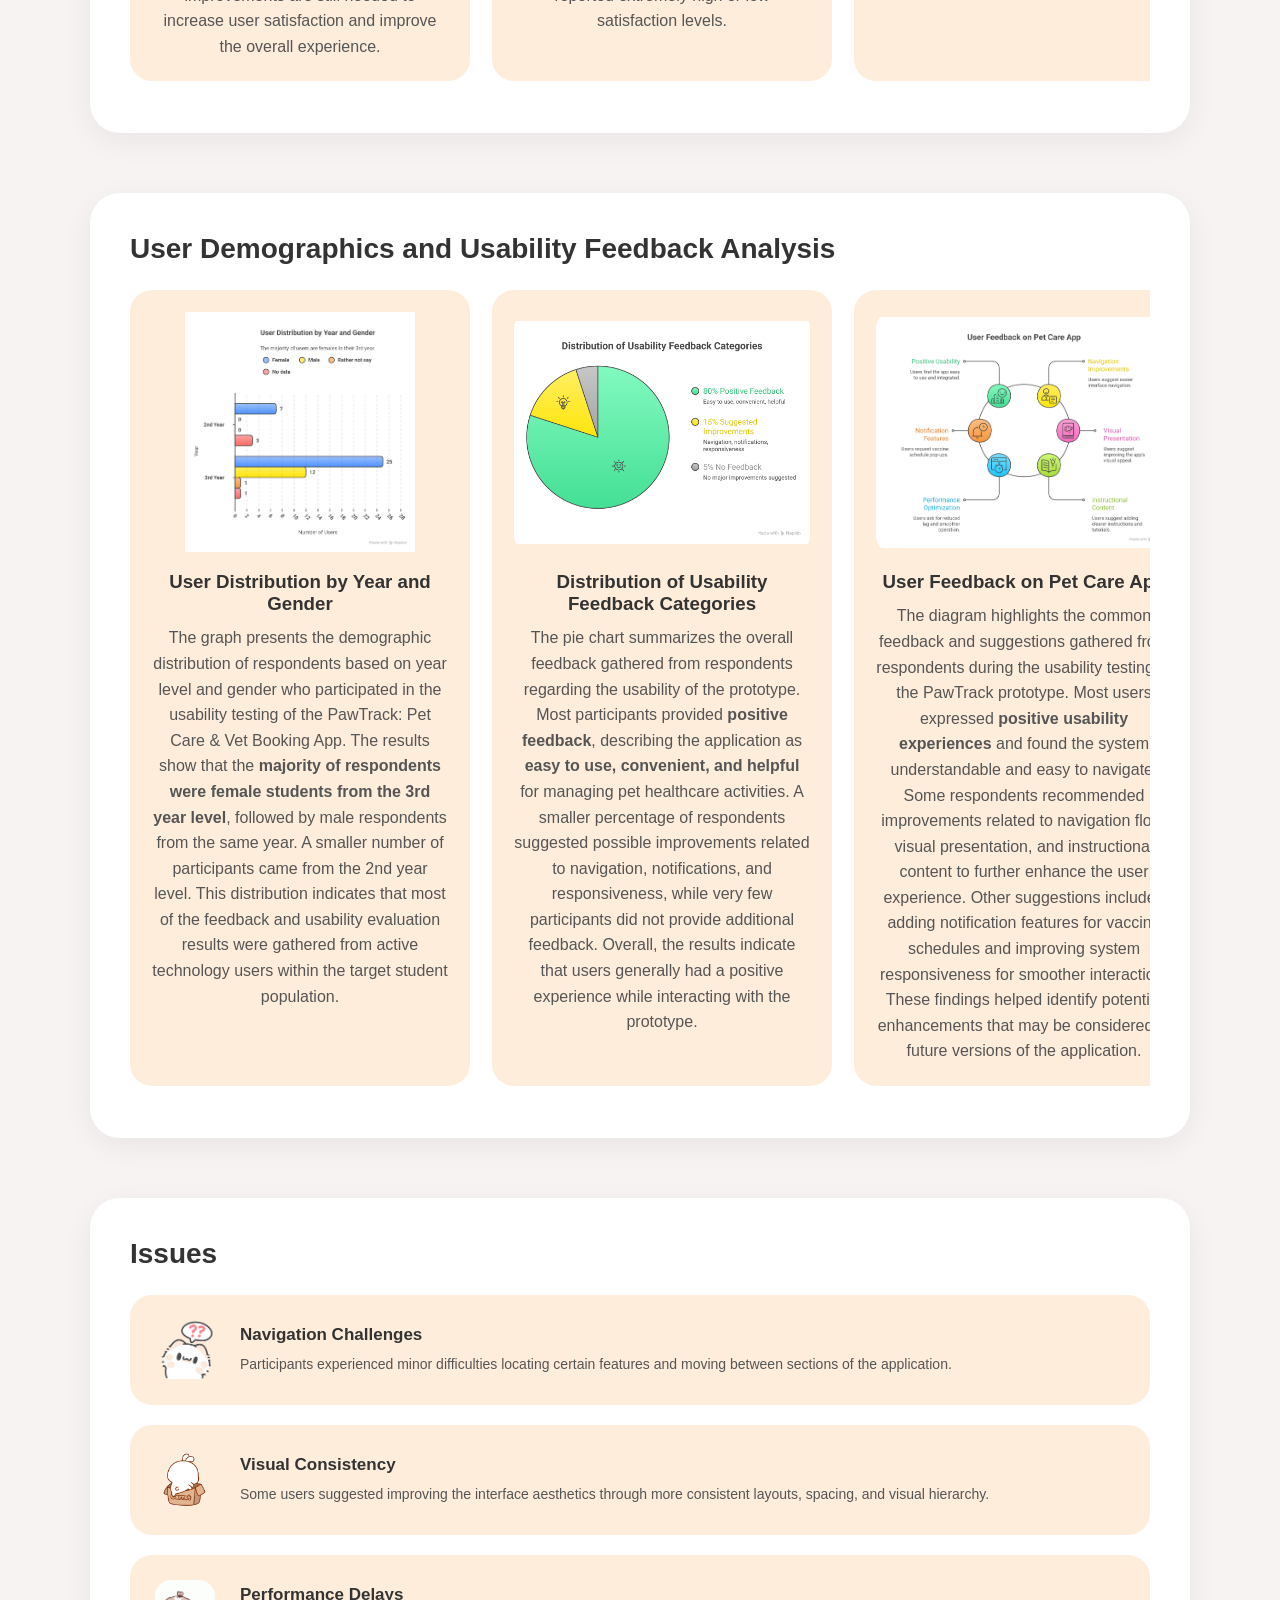
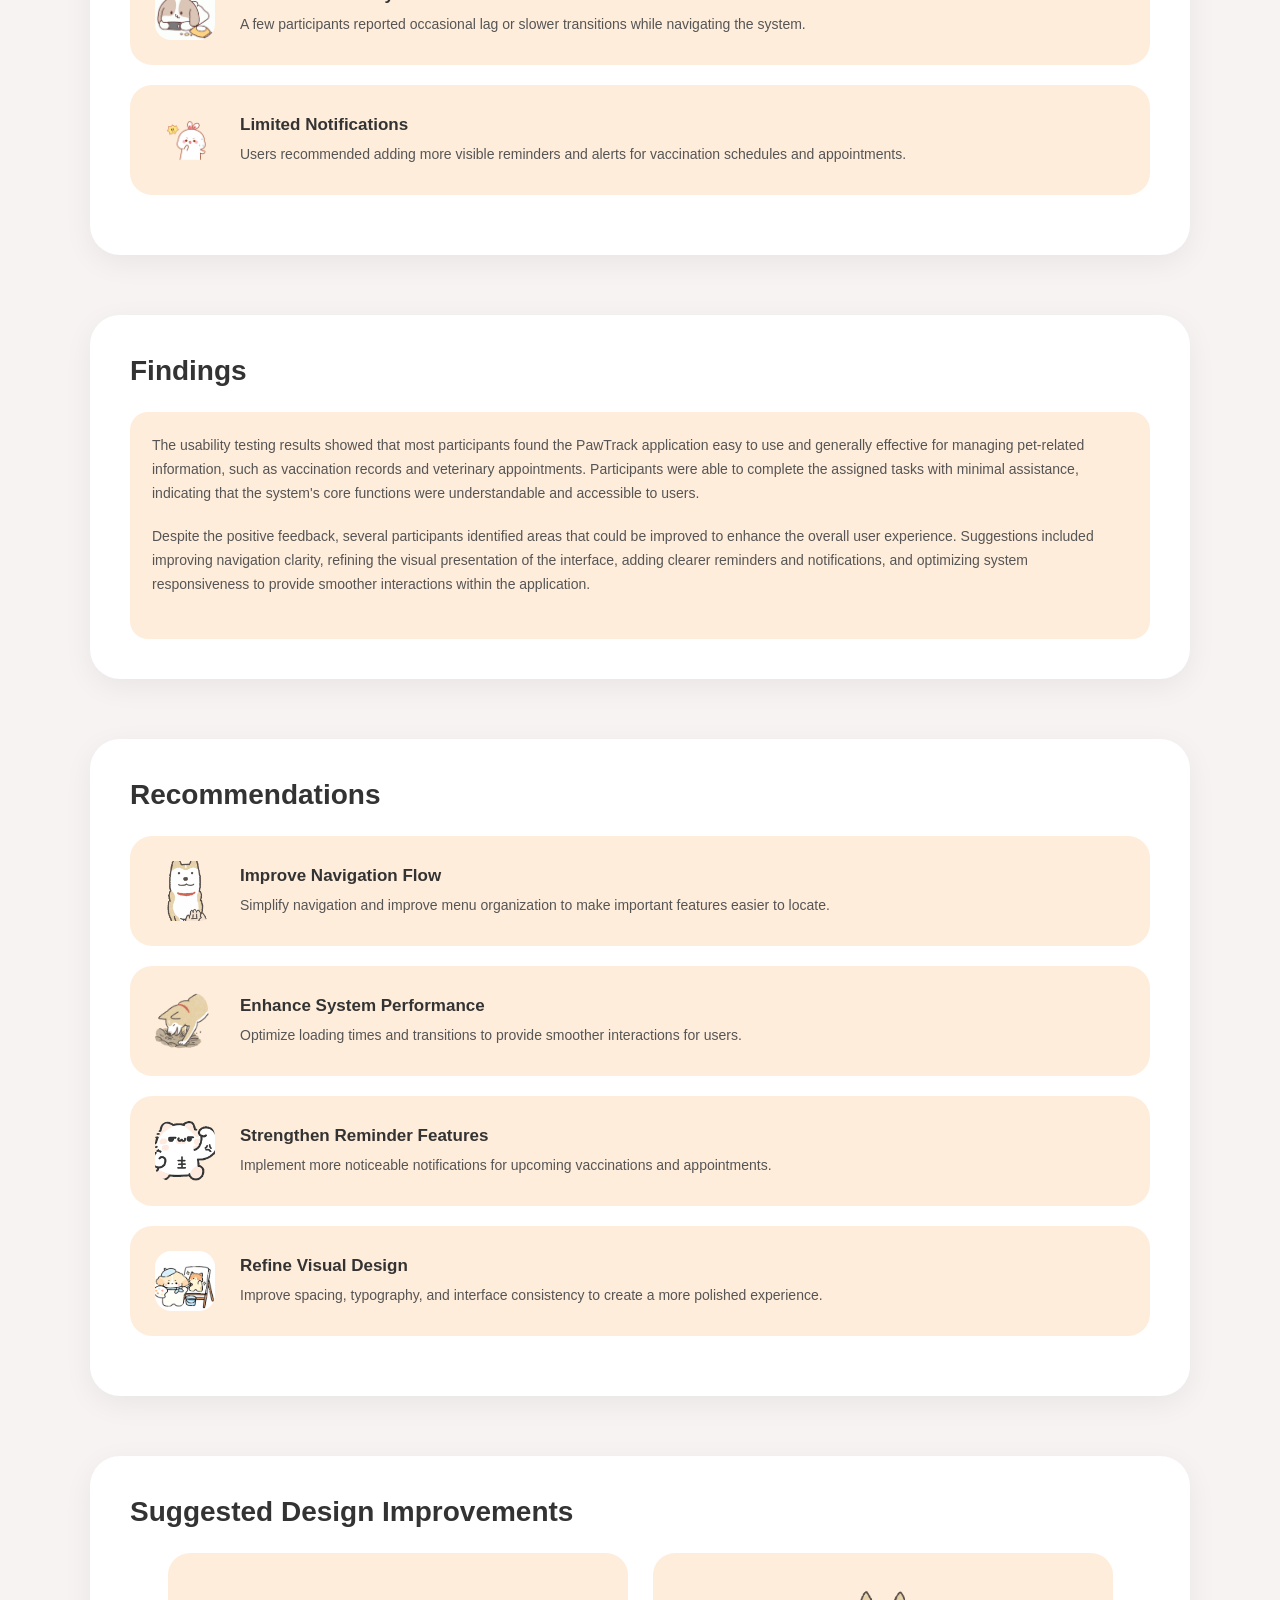
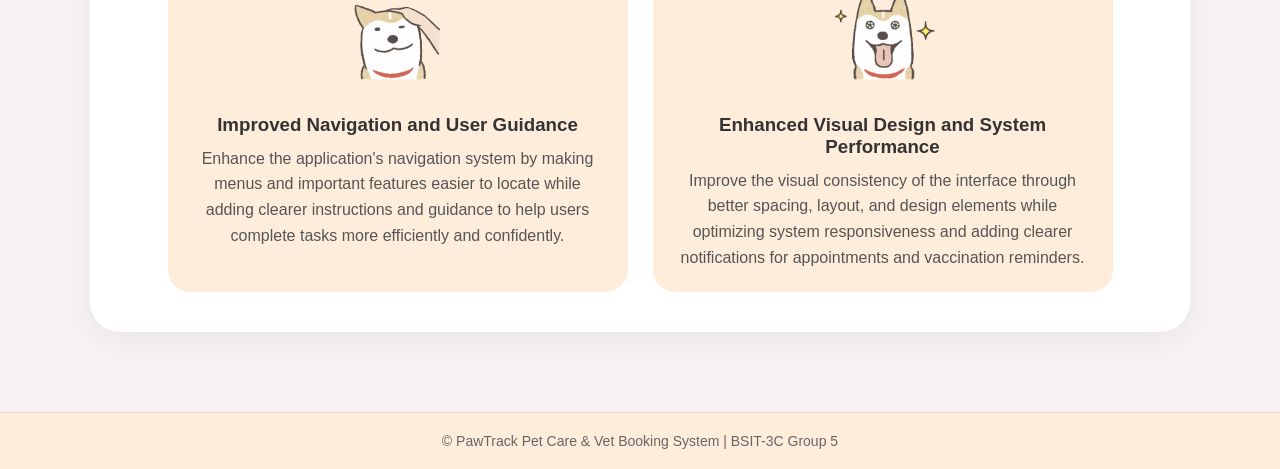
<file: results.html>
<!DOCTYPE html>
<html lang="en">
<head>
  <meta charset="UTF-8">
  <meta name="viewport" content="width=device-width, initial-scale=1.0">
  <title>PawTrack</title>
  <link rel="stylesheet" href="css/nav_foot.css">
  <style>
    * { margin: 0; padding: 0; box-sizing: border-box; }

    .hero {
      height: 65vh;
      background:url('pictures/results.png');
      background-size:cover;
      background-position:center;

      display:flex;
      justify-content:center;
      align-items:center;
      text-align:center;

      color:black;
      padding:40px;
    }

    .page-about{
      max-width:1000px;
      width:90%;

      margin:70px auto 50px;

      display:flex;
      align-items:center;
      justify-content:center;
      gap:50px;

      padding:20px 0;
    }

    .page-about-image img{
      width:260px;
      max-width:100%;
    }

    .page-about-text{
      max-width:500px;
    }

    .page-about-text h2{
      font-size:28px;
      margin-bottom:12px;
    }

    .page-about-text p{
      font-size:16px;
      line-height:1.8;
      color:#555;
    }

    /* SECTION TITLE */

    .section-title{
      font-size:28px;
      margin-bottom:25px;
      color:#333;
    }

    /* WRAPPERS */

    .results-wrapper,
    .content-wrapper,
    .discussion-wrapper{
      width:90%;
      max-width:1100px;

      margin:60px auto;
      padding:40px;

      background:white;
      border-radius:30px;

      box-shadow:0 8px 30px rgba(0,0,0,0.06);
    }

    /* FOR DESIGN IMPROVEMENTS ONLY */

    .design-grid{
      display:flex;
      justify-content:center;
      gap:25px;
      flex-wrap:wrap;
    }

    .design-grid .result-card{
      width:460px;
      min-width:460px;

      flex-shrink:1;
    }

    /* HORIZONTAL SCROLL ONLY FOR TESTING RESULTS */

    .results-scroll{
      display:flex;
      gap:22px;

      overflow-x:auto;
      overflow-y:hidden;

      padding-bottom:12px;

      scroll-behavior:smooth;
    }

    /* cards for testing results only */
    .results-scroll .result-card{
      min-width:340px;
      width:340px;

      flex-shrink:0;

      transition:0.3s ease;
    }

    .results-scroll .result-card:hover{
      transform:translateY(-4px);
    }

    /* images for testing results only */
    .results-scroll .result-card img{
      width:100%;
      height:240px;

      object-fit:contain;

      border-radius:16px;
      margin-bottom:15px;
    }

    /* scrollbar styling */
    .results-grid::-webkit-scrollbar{
      height:8px;
    }

    .results-grid::-webkit-scrollbar-thumb{
      background:#D89B6B;
      border-radius:20px;
    }

    /* TOP CARDS */

    .result-card{
      min-width:340px;
      width:340px;

      flex-shrink:0;

      background:#FFEDDB;
      border-radius:22px;
      padding:22px;

      text-align:center;

      transition:0.3s ease;
    }

    .result-card:hover{
      transform:translateY(-4px);
    }
    .result-card img{
      width:100%;
      height:240px;
      object-fit:auto;

      border-radius:16px;
      margin-bottom:15px;
    }

    .result-card h3{
      margin-bottom:10px;
    }

    .result-card p{
      color:#555;
      line-height:1.6;
    }

    .result-text{
      margin-bottom:20px;
      line-height:1.8;
    }

    .design-img{
      height:120px !important;

      object-fit:contain !important;
      padding:10px;
    }

    /* SIDE IMAGE CARD */

    .issue-card{
      display:flex;
      align-items:center;
      gap:25px;

      background:#FFEDDB;
      border-radius:22px;

      padding:25px;
      margin-bottom:20px;
    }

    .issue-card img{
      width:60px;
      height:60px;
      object-fit:cover;

      border-radius:16px;
      flex-shrink:0;
    }

    .issue-content h3{
        font-size:17px;
        margin-bottom:8px;
    }

    .issue-content p{
      color:#555;
      font-size: 14px;
      line-height:1.6;
    }

    /* DISCUSSION */

    .discussion-card{
      background:#FFEDDB;
      border-radius:18px;
      padding:22px;
    }

    .discussion-card p{
      line-height:1.7;
      font-size: 14px;
      color:#555;
    }

    @media (max-width: 768px) {
      .hero {
        justify-content: center;
        text-align: center;
      }
    }
  </style>
</head>
<body>

  <!-- Navbar -->
  <div class="navbar" id="navbar">
    <div class="logo">
      <img id="logo" src="pictures/LOGO 3.png" alt="Logo">
    </div>
    <ul>
      <li><a href="home.html">Home</a></li>
      <li><a href="data.html">Data Gathering</a></li>
      <li><a href="results.html" class="active">Results & Discussions</a></li>
      <li><a href="tasks.html">Tasks & Scenarios</a></li>
      <li><a href="reflections.html">Reflections</a></li>
    </ul>
  </div>

  <section class="hero"></section>

  <section class="page-about">

    <div class="page-about-image">
      <img src="pictures/py.gif" alt="Page Image">
    </div>

    <div class="page-about-text">
      <h2>About this Page</h2>

      <p>
        This page presents the findings, observations, and usability issues 
        identified during the evaluation process, along with discussions of 
        participant feedback and system performance.
    </div>

  </section>

  <!-- RESULTS SECTION -->

  <section class="results-wrapper">

    <h2 class="section-title">
      Summary of Usability Testing Results
    </h2>

    <div class="results-scroll">

      <div class="result-card">
        <img src="pictures/ice.png" alt="Task Completion">

        <h3>SUS Score</h3>
        <p>The system achieved an <strong>overall SUS score of 61.38%</strong>, which is interpreted 
          as <strong>“OK” or “Marginally Acceptable”</strong> usability. This suggests that users were 
          generally able to use the system effectively, although several usability 
          improvements are still needed to increase user satisfaction and improve the 
          overall experience.</p>
      </div>

      <div class="result-card">
        <img src="pictures/bar.png" alt="User Satisfaction">

        <h3>User Satisfaction</h3>
        <p>This graph presents the distribution of respondents according to their 
          System Usability Scale (SUS) score ranges, showing that most participants 
          rated PawTrack within the <strong>acceptable usability range</strong>, while fewer 
          respondents reported extremely high or low satisfaction levels.</p>
      </div>

            <div class="result-card">
        <img src="pictures/temp.png" alt="User Satisfaction">

        <h3>SUS Satisfaction Score</h3>
        <p>This visual illustrates the <strong>interpretation of the SUS scores</strong> obtained 
          during usability testing, categorizing respondent satisfaction levels from 
          low to high and indicating the overall perceived usability of the PawTrack 
          system.</p>
      </div>

    </div>

  </section>

  <section class="results-wrapper">

    <h2 class="section-title">
      User Demographics and Usability Feedback Analysis
    </h2>

    <div class="results-scroll">

      <div class="result-card">
        <img src="pictures/barh.png" alt="Task Completion">

        <h3>User Distribution by Year and Gender</h3>
        <p>The graph presents the demographic distribution of respondents based on 
          year level and gender who participated in the usability testing of the 
          PawTrack: Pet Care & Vet Booking App. The results show that the <strong>majority 
          of respondents were female students from the 3rd year level</strong>, followed by 
          male respondents from the same year. A smaller number of participants came 
          from the 2nd year level. This distribution indicates that most of the 
          feedback and usability evaluation results were gathered from active 
          technology users within the target student population.
      </div>

      <div class="result-card">
        <img src="pictures/pie.png" alt="User Satisfaction">

        <h3>Distribution of Usability Feedback Categories</h3>
        <p>The pie chart summarizes the overall feedback gathered from respondents 
          regarding the usability of the prototype. Most participants provided 
          <strong>positive feedback</strong>, describing the application as <strong>easy to use, convenient, 
          and helpful</strong> for managing pet healthcare activities. A smaller percentage 
          of respondents suggested possible improvements related to navigation, 
          notifications, and responsiveness, while very few participants did not 
          provide additional feedback. Overall, the results indicate that users 
          generally had a positive experience while interacting with the prototype.</p>
      </div>

            <div class="result-card">
        <img src="pictures/feedback.png" alt="User Satisfaction">

        <h3>User Feedback on Pet Care App</h3>
        <p>The diagram highlights the common feedback and suggestions gathered from 
          respondents during the usability testing of the PawTrack prototype. Most 
          users expressed <strong>positive usability experiences</strong> and found the system 
          understandable and easy to navigate. Some respondents recommended 
          improvements related to navigation flow, visual presentation, and 
          instructional content to further enhance the user experience. Other 
          suggestions included adding notification features for vaccine schedules 
          and improving system responsiveness for smoother interaction. These 
          findings helped identify potential enhancements that may be considered in 
          future versions of the application.</p>
      </div>

    </div>

  </section>

  


  <!-- ISSUES -->

  <section class="content-wrapper">

    <h2 class="section-title">
      Issues
    </h2>

    <div class="issue-card">

      <img src="pictures/qm.gif" alt="Issue">

      <div class="issue-content">

        <h3>Navigation Challenges</h3>

        <p>
          Participants experienced minor difficulties locating certain features 
          and moving between sections of the application.
        </p>

      </div>

    </div>

    <div class="issue-card">

      <img src="pictures/bx.gif" alt="Issue">

      <div class="issue-content">

        <h3>Visual Consistency</h3>

        <p>
          Some users suggested improving the interface aesthetics through more 
          consistent layouts, spacing, and visual hierarchy.
        </p>

      </div>

    </div>

    <div class="issue-card">

      <img src="pictures/pv.gif" alt="Issue">

      <div class="issue-content">

        <h3>Performance Delays</h3>

        <p>
          A few participants reported occasional lag or slower transitions while 
          navigating the system.
        </p>

      </div>

    </div>

        <div class="issue-card">

      <img src="pictures/pm.gif" alt="Issue">

      <div class="issue-content">

        <h3>Limited Notifications</h3>

        <p>
          Users recommended adding more visible reminders and alerts for vaccination 
          schedules and appointments.
        </p>

      </div>

    </div>

  </section>


  <!-- FINDINGS -->

  <section class="discussion-wrapper">

    <h2 class="section-title">
      Findings
    </h2>

    <div class="discussion-card">

      <p class="result-text">
        The usability testing results showed that most participants found the 
        PawTrack application easy to use and generally effective for managing 
        pet-related information, such as vaccination records and veterinary 
        appointments. Participants were able to complete the assigned tasks with 
        minimal assistance, indicating that the system's core functions were 
        understandable and accessible to users.
      </p>

      <p class="result-text">
        Despite the positive feedback, several participants identified areas that 
        could be improved to enhance the overall user experience. Suggestions 
        included improving navigation clarity, refining the visual presentation of 
        the interface, adding clearer reminders and notifications, and optimizing 
        system responsiveness to provide smoother interactions within the application.
      </p>

    </div>

  </section>


  <!-- RECOMMENDATIONS -->

  <section class="content-wrapper">

    <h2 class="section-title">
      Recommendations
    </h2>

    <div class="issue-card">

      <img src="pictures/hn.gif" alt="Recommendation">

      <div class="issue-content">

        <h3>Improve Navigation Flow</h3>

        <p>
          Simplify navigation and improve menu organization to make important 
          features easier to locate.
        </p>

      </div>

    </div>

    <div class="issue-card">

      <img src="pictures/dg.gif" alt="Recommendation">

      <div class="issue-content">

        <h3>Enhance System Performance</h3>

        <p>
          Optimize loading times and transitions to provide smoother interactions for 
          users.
        </p>

      </div>

    </div>

    <div class="issue-card">

      <img src="pictures/st.gif" alt="Recommendation">

      <div class="issue-content">

        <h3>Strengthen Reminder Features</h3>

        <p>
          Implement more noticeable notifications for upcoming vaccinations and 
          appointments.
        </p>

      </div>

    </div>

    <div class="issue-card">

      <img src="pictures/pn.jpg" alt="Recommendation">

      <div class="issue-content">

        <h3>Refine Visual Design</h3>

        <p>
          Improve spacing, typography, and interface consistency to create a more 
          polished experience.
        </p>

      </div>

    </div>

  </section>


  <!-- DESIGN IMPROVEMENTS -->

  <section class="results-wrapper">

    <h2 class="section-title">
      Suggested Design Improvements
    </h2>

    <div class="design-grid">

      <div class="result-card">
        <img src="pictures/pt.gif" alt="Improvement" class="design-img">

        <h3>Improved Navigation and User Guidance</h3>

        <p>
          Enhance the application's navigation system by making menus and important 
          features easier to locate while adding clearer instructions and guidance to 
          help users complete tasks more efficiently and confidently.
        </p>
      </div>

      <div class="result-card">
        <img src="pictures/spk.gif" alt="Improvement" class="design-img">

        <h3>Enhanced Visual Design and System Performance</h3>

        <p>
          Improve the visual consistency of the interface through better spacing, 
          layout, and design elements while optimizing system responsiveness and 
          adding clearer notifications for appointments and vaccination reminders.
        </p>
      </div>

    </div>

  </section>

<script>
    const navbar = document.getElementById('navbar');

    window.addEventListener('scroll', () => {
      const logo = document.getElementById('logo');

      if (window.scrollY > 50) {
        navbar.classList.add('scrolled');
        logo.src = "pictures/LOGO 3.png";
      } else {
        navbar.classList.remove('scrolled');
        logo.src = "pictures/LOGO 4.png";
      }
    });
  </script>

</body>
<footer class="footer">

  <p>
    &copy; PawTrack Pet Care & Vet Booking System | BSIT-3C Group 5
  </p>

</footer>
</html>
</file>
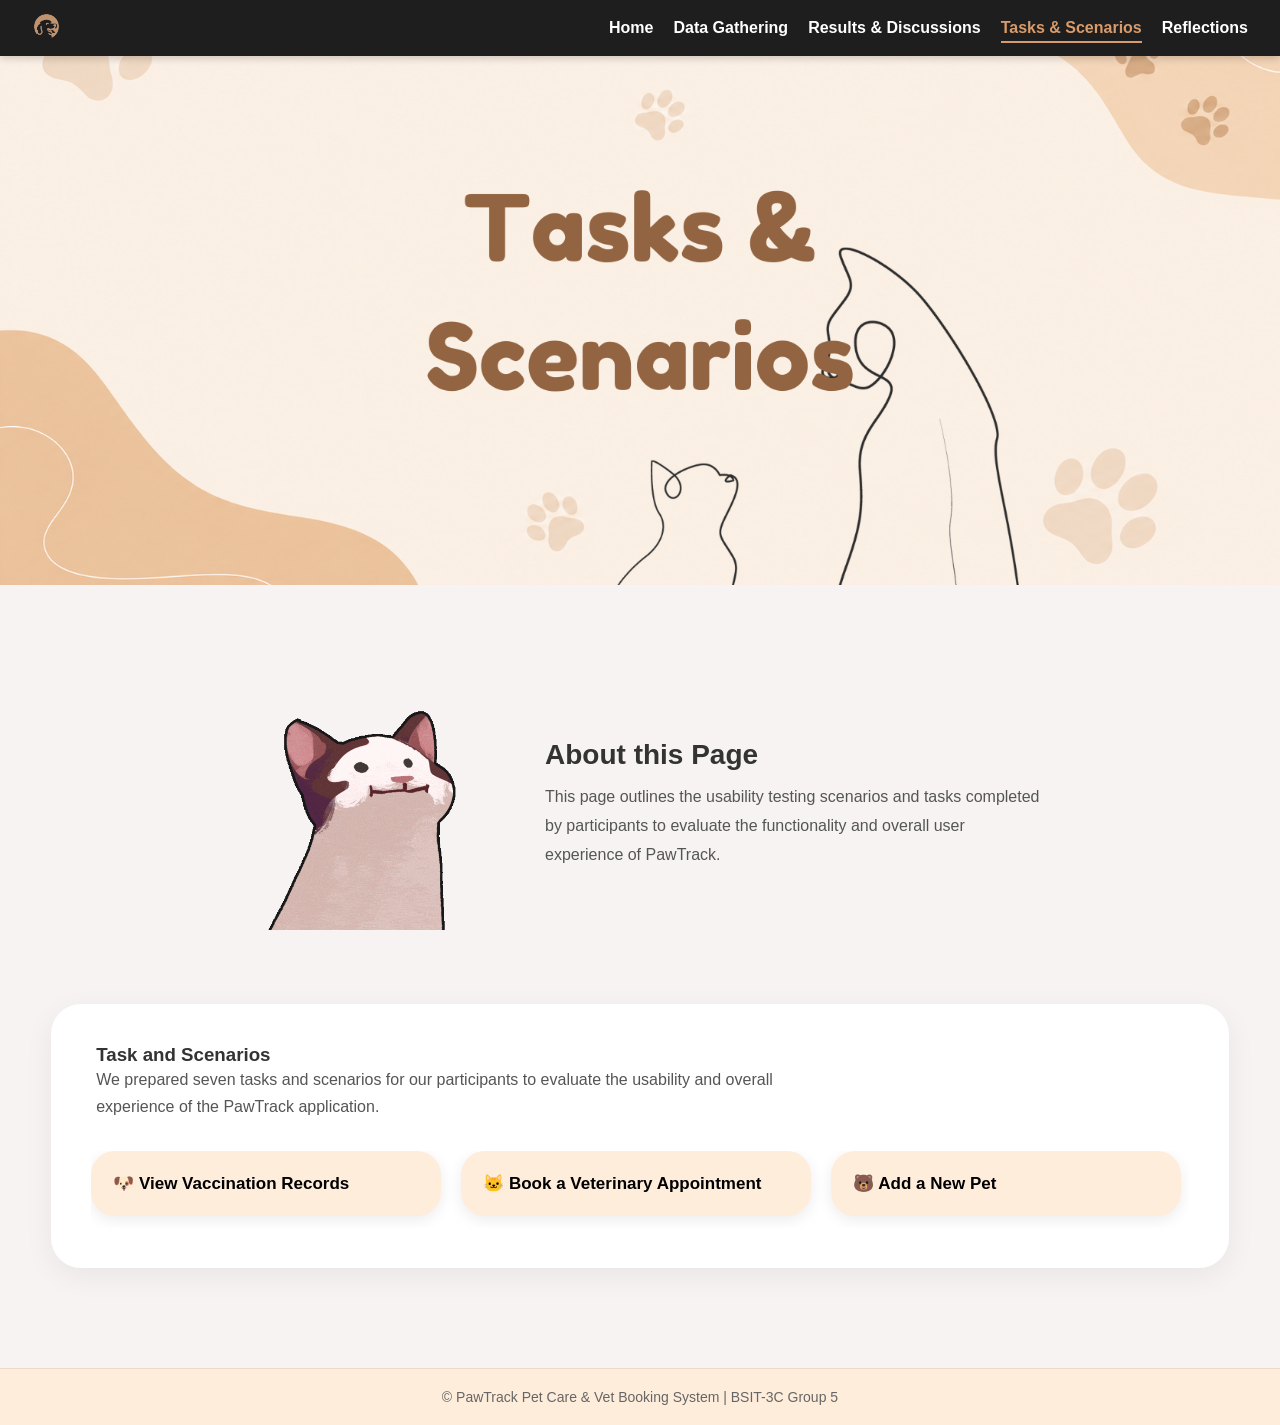
<file: tasks.html>
<!DOCTYPE html>
<html lang="en">
<head>
  <meta charset="UTF-8">
  <meta name="viewport" content="width=device-width, initial-scale=1.0">
  <title>PawTrack</title>
  <link rel="stylesheet" href="css/nav_foot.css">
  <style>
    * { margin: 0; padding: 0; box-sizing: border-box; }
    .hero{
      height:65vh;

      background:url('pictures/tasks.png');
      background-size:cover;
      background-position:center;

      display:flex;
      justify-content:center;
      align-items:center;
      text-align:center;

      color:black;
    }

    .hero-content h1{
      font-size:56px;
      margin-bottom:15px;
      font-weight:bold;
    }

    .hero-content p{
      font-size:18px;
      opacity:0.9;
    }

    .page-about{
      max-width:1000px;
      width:90%;

      margin:70px auto 50px;

      display:flex;
      align-items:center;
      justify-content:center;
      gap:50px;

      padding:20px 0;
    }

    .page-about-image img{
      width:260px;
      max-width:100%;
    }

    .page-about-text{
      max-width:500px;
    }

    .page-about-text h2{
      font-size:28px;
      margin-bottom:12px;
    }

    .page-about-text p{
      font-size:16px;
      line-height:1.8;
      color:#555;
    }

    /* HORIZONTAL TASK SCROLL */

    .task-scroll{
      display:flex;
      gap:20px;

      overflow-x:auto;
      overflow-y:hidden;

      padding-bottom:15px;
      align-items:flex-start;
    }

    .task-scroll::-webkit-scrollbar{
      height:8px;
    }

    .task-scroll::-webkit-scrollbar-thumb{
      background:#D89B6B;
      border-radius:20px;
    }

    /* TASK SECTION WRAPPER */

    .task-wrapper{
      width:92%;
      max-width:1500px;

      margin:50px auto 100px;
      padding:40px;

      background:white;
      border-radius:30px;

      box-shadow:0 8px 30px rgba(0,0,0,0.06);
    }

    /* PAGE INTRO INSIDE WRAPPER */

    .page-intro{
      text-align:left;
      margin-bottom:30px;
      padding:0 5px;
    }

    .page-intro h2{
      font-size:28px;
      margin-bottom:10px;
      color:#333;
    }

    .page-intro p{
      font-size:16px;
      line-height:1.7;
      color:#555;
      max-width:700px;
    }

    /* TASK HORIZONTAL SCROLL */

    .task-scroll{
      display:flex;
      gap:20px;

      overflow-x:auto;
      overflow-y:hidden;

      padding-bottom:12px;
      align-items:flex-start;
    }

    .task-scroll::-webkit-scrollbar{
      height:8px;
    }

    .task-scroll::-webkit-scrollbar-thumb{
      background:#D89B6B;
      border-radius:20px;
    }

    /* TASK CARD */

    .task-card{
      min-width:350px;
      width:350px;

      background:#FFEDDB;
      border-radius:24px;

      box-shadow:0 4px 15px rgba(0,0,0,0.08);

      overflow:hidden;
      flex-shrink:0;

      transition:0.3s ease;
    }

    .task-card.active{
      box-shadow:0 10px 25px rgba(0,0,0,0.12);
    }

    /* TASK HEADER */

    .task-header{
      width:100%;
      border:none;
      background:none;

      padding:22px;

      font-size:17px;
      font-weight:600;
      text-align:left;

      cursor:pointer;
      transition:0.3s ease;
    }

    .task-header:hover{
      background:#f5dfc9;
    }

    /* DROPDOWN */

    .task-content{
      max-height:0;
      overflow:hidden;

      opacity:0;

      transition:
        max-height 0.35s ease,
        opacity 0.2s ease;

      padding:0 22px;
    }

    .task-card.active .task-content{
      opacity:1;
      padding:0 22px 25px;
    }

    /* TEXT */

    .label{
      font-weight:600;
      margin:18px 0 10px;
    }

    .scenario-text{
      font-size:15px;
      line-height:1.7;
      color:#444;
    }

    .task-list{
      margin-left:20px;
    }

    .task-list li{
      font-size:14px;
      line-height:1.7;
      margin-bottom:8px;
    }

    strong{
      color:#000;
    }

    /* MOBILE */

    @media(max-width:768px){

      .navbar{
        padding:15px 20px;
      }

      .navbar ul{
        gap:15px;
        font-size:12px;
      }

      .hero-content h1{
        font-size:42px;
      }

      .hero-content p{
        font-size:18px;
      }

      .page-intro h2{
        font-size:34px;
      }

      .page-intro p{
        font-size:18px;
      }

      .task-container{
        padding:35px;
      }

      .task-title h3{
        font-size:28px;
      }

      .label{
        font-size:22px;
      }

      .scenario-text,
      .task-list li{
        font-size:18px;
      }
    }
  </style>
</head>
<body>

  <!-- Navbar -->
  <div class="navbar" id="navbar">
    <div class="logo">
      <img id="logo" src="pictures/LOGO 3.png" alt="Logo">
    </div>
    <ul>
      <li><a href="home.html">Home</a></li>
      <li><a href="data.html">Data Gathering</a></li>
      <li><a href="results.html">Results & Discussions</a></li>
      <li><a href="tasks.html" class="active">Tasks & Scenarios</a></li>
      <li><a href="reflections.html">Reflections</a></li>
    </ul>
  </div>

  <section class="hero"></section>

  <section class="page-about">

    <div class="page-about-image">
      <img src="pictures/pp.gif" alt="Page Image">
    </div>

    <div class="page-about-text">
      <h2>About this Page</h2>

      <p>
        This page outlines the usability testing scenarios and tasks completed by 
        participants to evaluate the functionality and overall user experience of 
        PawTrack.
      </p>
    </div>

  </section>

  <!-- INTRO -->

  <section class="task-wrapper">

    <section class="page-intro">

      <h3>Task and Scenarios</h3>

      <p>We prepared seven tasks and scenarios for our
        participants to evaluate the usability and
        overall experience of the PawTrack application.
      </p>

    </section>

    <section class="task-scroll">

      <!-- TASK 1 -->
      <div class="task-card">
        <button class="task-header">
          🐶 View Vaccination Records
        </button>

        <div class="task-content">

          <div class="label">Scenario:</div>

          <p class="scenario-text">
            You are a pet owner who wants to check the
            vaccination status of your pets and review
            their upcoming vaccinations.
          </p>

          <div class="label">Tasks:</div>

          <ol class="task-list">
            <li>Open the PawTrack application</li>
            <li>Navigate to the <strong>Vaccination Records</strong> screen</li>
            <li>View the list of your registered pets</li>
            <li>Check the <strong>vaccination status</strong> of each pet</li>
            <li>Review the <strong>last vaccination date</strong></li>
            <li>Switch between <strong>Current and Past Records</strong> tabs</li>
            <li>Identify any <strong>upcoming vaccinations</strong></li>
          </ol>

        </div>
      </div>

      <!-- TASK 2 -->
      <div class="task-card">
        <button class="task-header">
          🐱 Book a Veterinary Appointment
        </button>

        <div class="task-content">

          <div class="label">Scenario:</div>

          <p class="scenario-text">
            One of your pets needs a vaccination.
            You want to schedule an appointment with
            a veterinary clinic using the app.
          </p>

          <div class="label">Tasks:</div>

          <ol class="task-list">
            <li>Navigate to the <strong>Book Appointment</strong> screen</li>
            <li>Select a pet from the list</li>
            <li>Choose a clinic</li>
            <li>Select service type (vaccination, check-up, etc.)</li>
            <li>Set the appointment <strong>date</strong></li>
            <li>Set the appointment <strong>time</strong></li>
            <li>Click <strong>Confirm Appointment</strong></li>
            <li>Verify the appointment was booked successfully</li>
          </ol>

        </div>
      </div>

      <!-- TASK 3 -->
      <div class="task-card">
        <button class="task-header">
          🐻 Add a New Pet
        </button>

        <div class="task-content">

          <div class="label">Scenario:</div>

          <p class="scenario-text">
            You recently got a new pet and want
            to register it so you can track
            health records and appointments.
          </p>

          <div class="label">Tasks:</div>

          <ol class="task-list">
            <li>Navigate to <strong>Add New Pet</strong></li>
            <li>Upload a photo of your pet</li>
            <li>Enter the <strong>pet name</strong></li>
            <li>Select the <strong>species</strong></li>
            <li>Input the <strong>breed</strong></li>
            <li>Set the <strong>date of birth</strong></li>
            <li>Add optional notes</li>
            <li>Click <strong>Save</strong></li>
            <li>Verify the pet appears in the system</li>
          </ol>

        </div>
      </div>

      <!-- TASK 4 -->
      <div class="task-card">
        <button class="task-header">
          🐸 Verify Appointment in Records
        </button>

        <div class="task-content">

          <div class="label">Scenario:</div>

          <p class="scenario-text">
            After booking an appointment,
            you want to confirm that it
            appears in your records.
          </p>

          <div class="label">Tasks:</div>

          <ol class="task-list">
            <li>Return to <strong>Vaccination Records</strong></li>
            <li>Check the <strong>Upcoming Vaccinations</strong> section</li>
            <li>Locate the scheduled appointment</li>
            <li>Verify details such as pet name, date, clinic, and service</li>
          </ol>

        </div>
      </div>

      <!-- TASK 5 -->
      <div class="task-card">
        <button class="task-header">
          🐧 View Past Vaccination Record
        </button>

        <div class="task-content">

          <div class="label">Scenario:</div>

          <p class="scenario-text">
            You want to review the
            complete vaccination history
            of your pet.
          </p>

          <div class="label">Tasks:</div>

          <ol class="task-list">
            <li>Navigate to <strong>Vaccination Records</strong></li>
            <li>Switch to <strong>Past Records</strong></li>
            <li>Select a pet</li>
            <li>View detailed vaccination information</li>

            <ul>
              <li>Service type</li>
              <li>Date administered</li>
              <li>Clinic name</li>
            </ul>

            <li>Scroll through past records</li>
          </ol>

        </div>
      </div>

      <!-- TASK 6 -->
      <div class="task-card">
        <button class="task-header">
          🦉 Navigate Using Bottom Menu
        </button>

        <div class="task-content">

          <div class="label">Scenario:</div>

          <p class="scenario-text">
            You want to explore different
            sections of the app using
            the bottom navigation menu.
          </p>

          <div class="label">Tasks:</div>

          <ol class="task-list">
            <li>Use the bottom navigation bar</li>
            <li>Go to <strong>Home</strong></li>
            <li>Navigate to <strong>Records</strong></li>
            <li>Open <strong>Reminders</strong></li>
            <li>Access <strong>Profile</strong></li>
            <li>Return to the previous screen</li>
          </ol>

        </div>
      </div>

      <!-- TASK 7 -->
      <div class="task-card">
        <button class="task-header">
          🐹 Upload and Change Pet Photo
        </button>

        <div class="task-content">

          <div class="label">Scenario:</div>

          <p class="scenario-text">
            You want to update your pet’s
            profile picture.
          </p>

          <div class="label">Tasks:</div>

          <ol class="task-list">
            <li>Navigate to pet profile or Add New Pet</li>
            <li>Click <strong>Upload Photo</strong></li>
            <li>Select an image</li>
            <li>Confirm the selected photo</li>
            <li>Verify the image updates successfully</li>
          </ol>

        </div>
      </div>

    </section>
  </section>


  <script>
    const navbar = document.getElementById("navbar");

    window.addEventListener("scroll", () => {
      const logo = document.getElementById("logo");

      if (window.scrollY > 50) {
        navbar.classList.add("scrolled");
        logo.src = "pictures/LOGO 3.png";
      } else {
        navbar.classList.remove("scrolled");
        logo.src = "pictures/LOGO 4.png";
      }
    });

    // TASK ACCORDION
    const cards =
      document.querySelectorAll(".task-card");

    cards.forEach(card => {

      const button =
        card.querySelector(".task-header");

      const content =
        card.querySelector(".task-content");

      button.addEventListener("click", () => {

        // close all other cards
        cards.forEach(otherCard => {

          const otherContent =
            otherCard.querySelector(".task-content");

          if(otherCard !== card){
            otherCard.classList.remove("active");
            otherContent.style.maxHeight = "0px";
          }
        });

        // toggle clicked card
        if(card.classList.contains("active")){

          card.classList.remove("active");
          content.style.maxHeight = "0px";

        } else {

          card.classList.add("active");
          content.style.maxHeight =
            content.scrollHeight + "px";
        }
      });

    });
  </script>

</body>
<footer class="footer">

  <p>
    &copy; PawTrack Pet Care & Vet Booking System | BSIT-3C Group 5
  </p>

</footer>
</html>
</file>
<file: css/nav_foot.css>
body {
    font-family: Arial, sans-serif;
    background: rgb(247, 243, 243);
    color: #333;
}

/* Navbar */
.navbar {
    position: fixed;
    top: 0;
    width: 100%;
    display: flex;
    justify-content: space-between;
    align-items: center;
    padding: 12px 32px;
    z-index: 1000;
    transition: background 0.3s ease, box-shadow 0.3s ease;
    background: #1e1e1e; /* always visible by default */
    box-shadow: 0 2px 8px rgba(0,0,0,0.2);
}

/* On home page hero, navbar becomes transparent until scroll */
.navbar.hero-top {
    background: transparent;
    box-shadow: none;
}

.navbar.scrolled {
    background: #1e1e1e;
    box-shadow: 0 2px 8px rgba(0,0,0,0.2);
}

.navbar .logo img {
    height: 28px;
}

.navbar ul {
    font-weight: bold;
    list-style: none;
    display: flex;
    gap: 20px;
    color: white;
}

.navbar ul li {
    cursor: pointer;
}

.navbar ul li:hover {
    color: #D89B6B;
}

html {
    scroll-behavior: smooth;
}

.navbar ul li a {
    text-decoration: none;
    color: white;
    transition: color 0.3s ease;
}

.navbar ul li:hover a {
    color: #D89B6B;
}

.navbar ul li a.active {
    color: #D89B6B;
    border-bottom: 2px solid #D89B6B;
    padding-bottom: 5px;
}

/* FOOTER */

.footer{
    margin-top: 80px;
    padding: 20px 15px;

    text-align: center;

    background: #FFEDDB;

    font-size: 14px;
    color: #666;

    border-top: 1px solid rgba(0,0,0,0.08);
}
</file>
